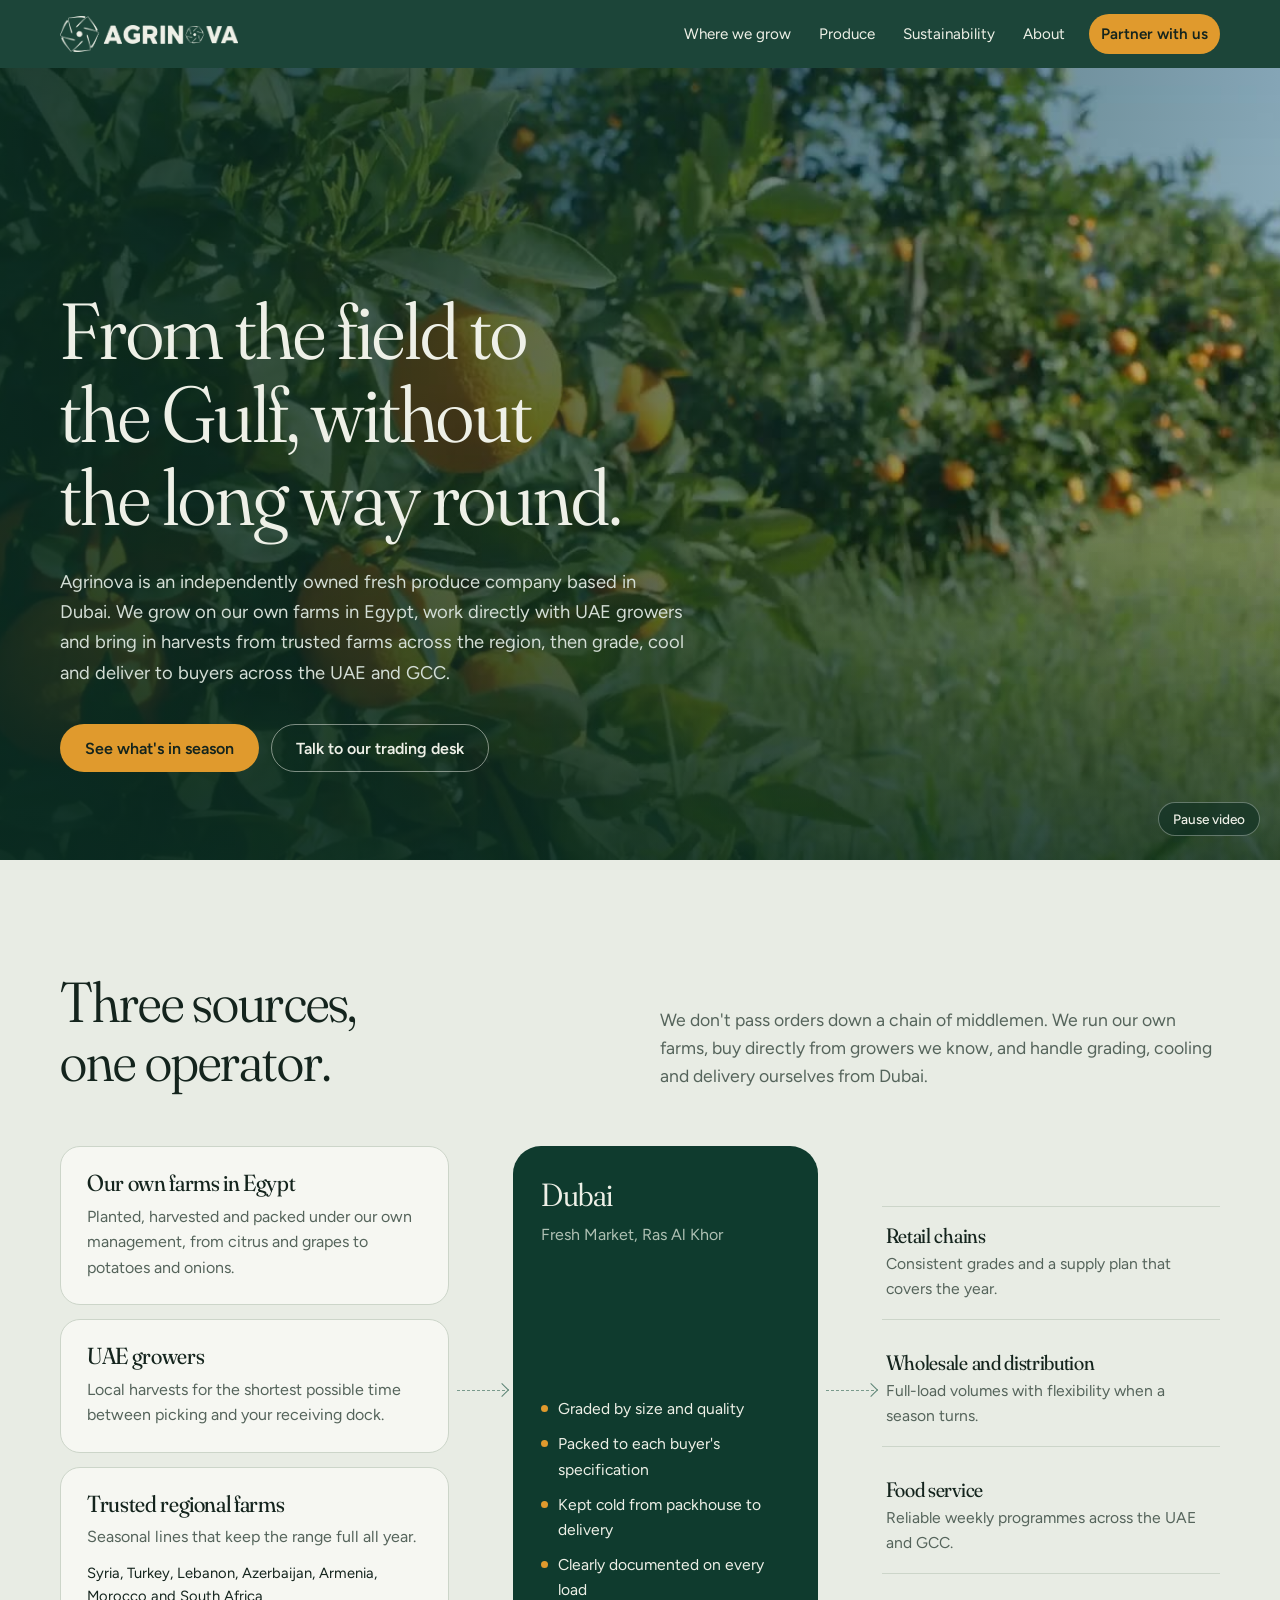
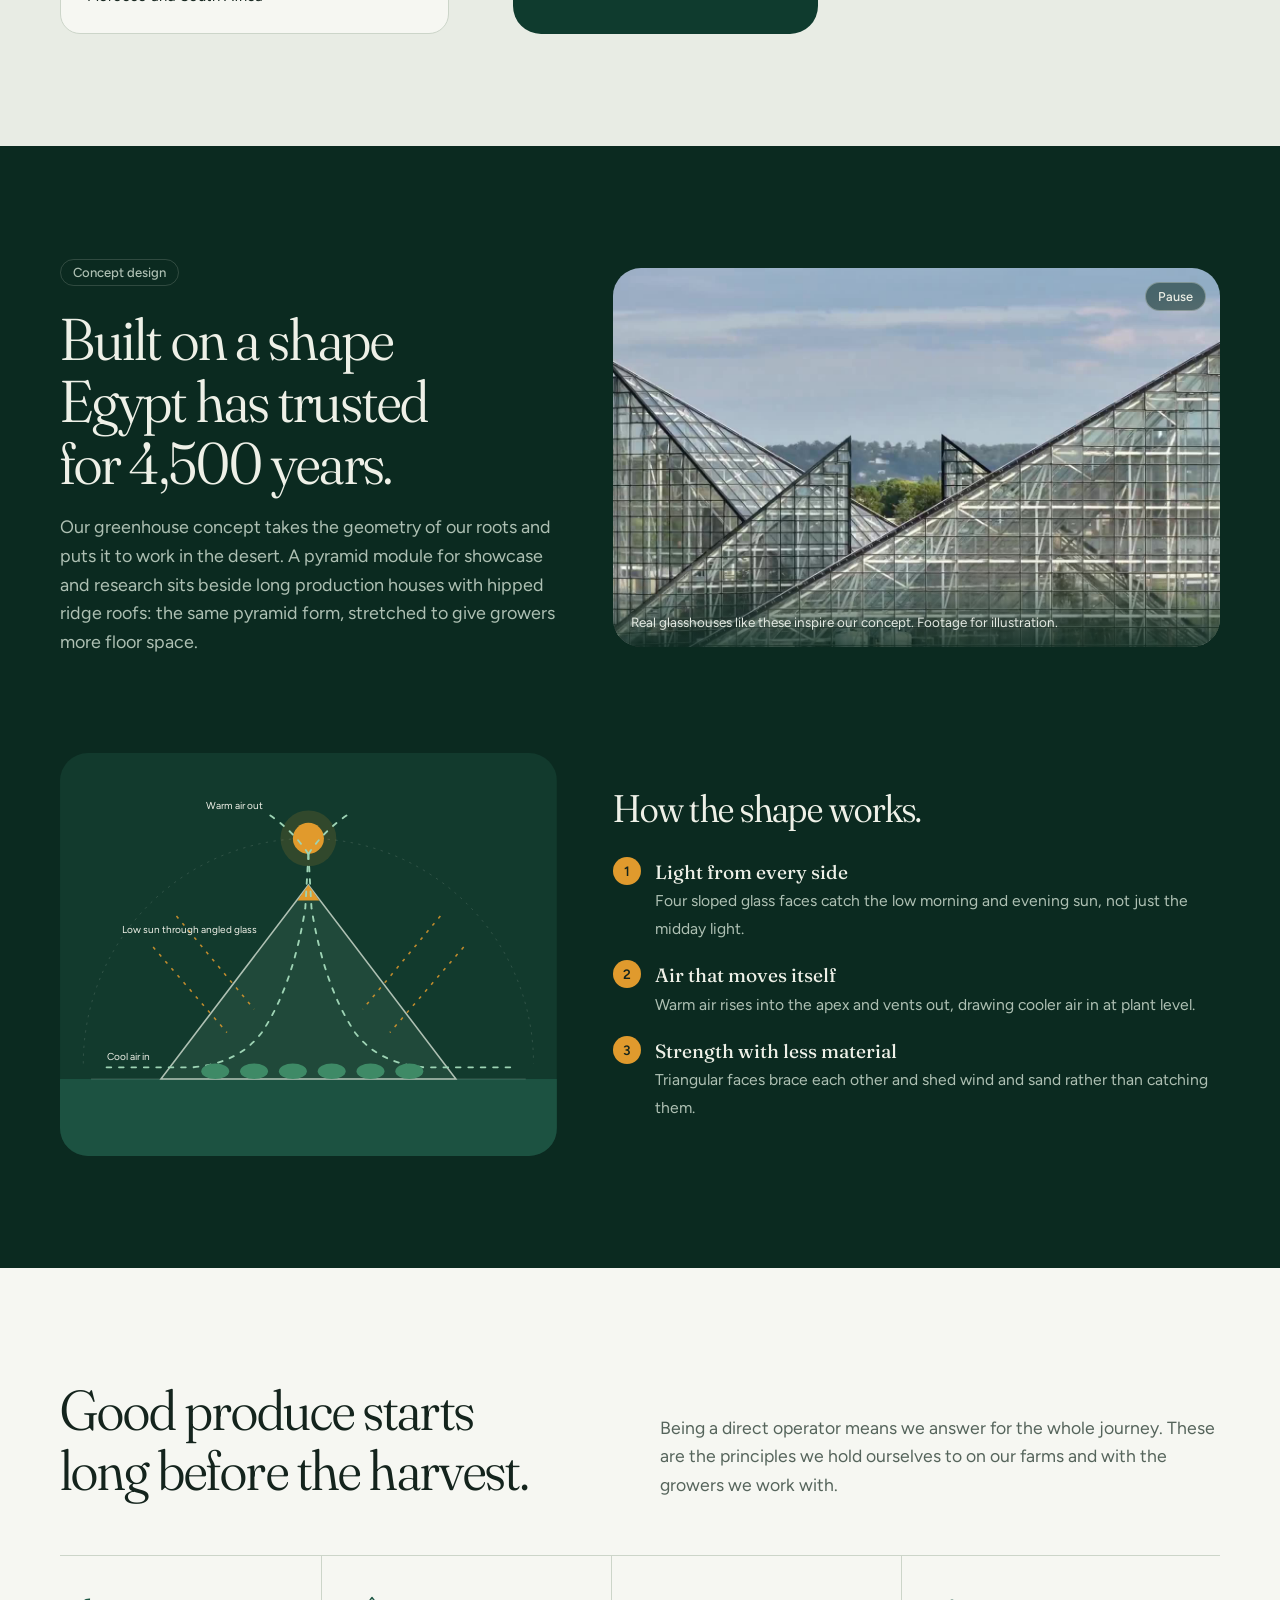
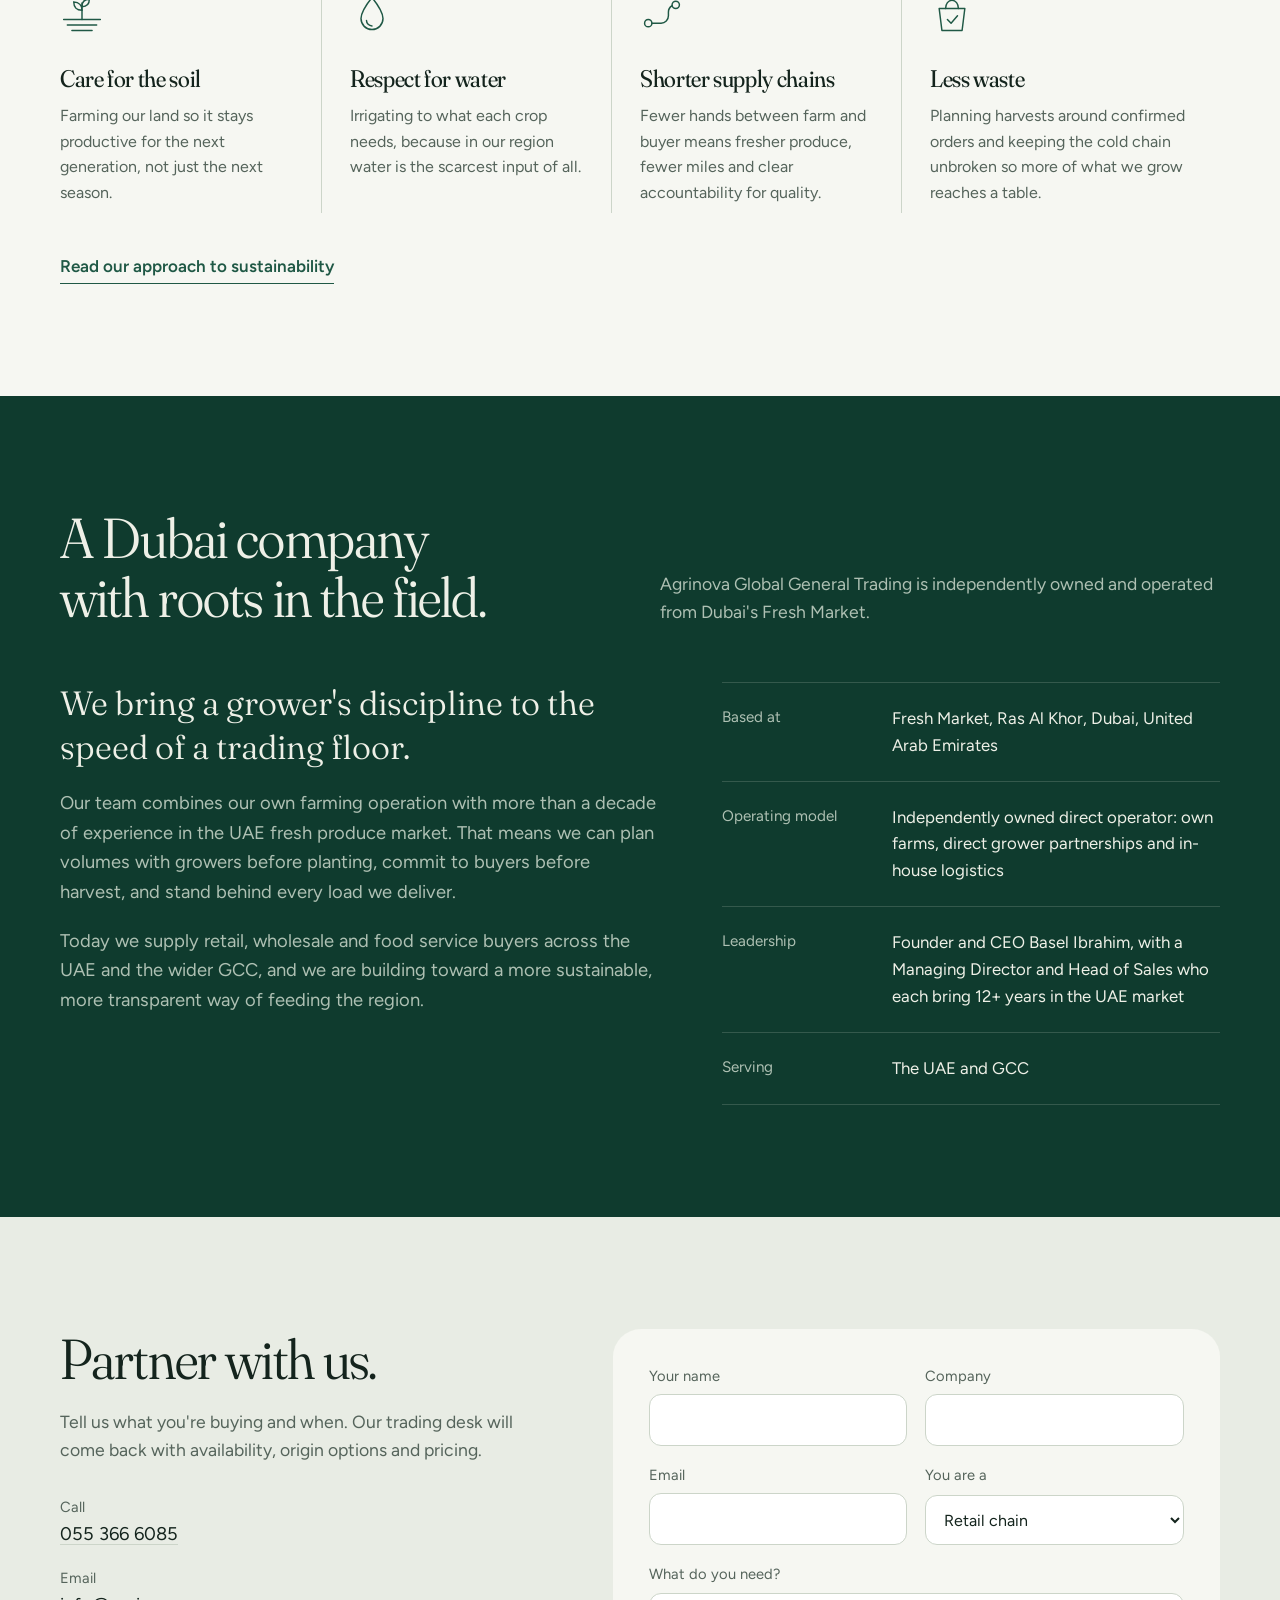
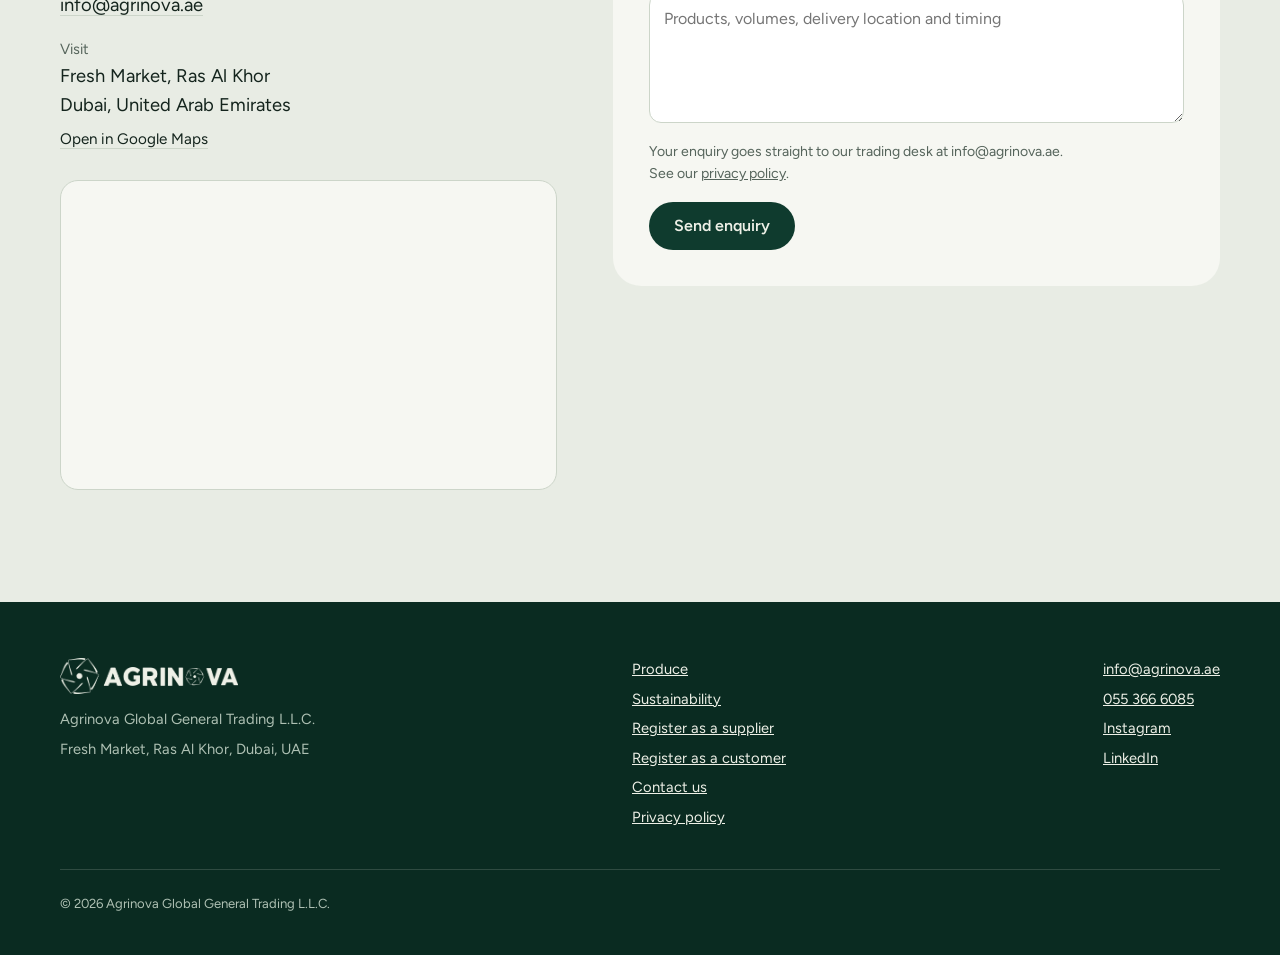
<file: index.html>
<!doctype html>
<html lang="en">
<head>
<meta charset="utf-8">
<meta name="viewport" content="width=device-width, initial-scale=1, viewport-fit=cover">
<title>Agrinova Global | Fresh produce, Dubai</title>
<meta name="description" content="Agrinova Global is an independently owned fresh produce company based in Dubai, growing on its own farms in Egypt, working directly with UAE growers and trusted regional farms, and supplying buyers across the UAE and GCC.">
<meta name="theme-color" content="#0F3B2E">
<link rel="canonical" href="https://www.agrinova.ae/">
<meta property="og:type" content="website">
<meta property="og:site_name" content="Agrinova Global">
<meta property="og:url" content="https://www.agrinova.ae/">
<meta property="og:title" content="Agrinova Global | Fresh produce, Dubai">
<meta property="og:description" content="Agrinova Global is an independently owned fresh produce company based in Dubai, growing on its own farms in Egypt, working directly with UAE growers and trusted regional farms, and supplying buyers across the UAE and GCC.">
<meta property="og:image" content="https://www.agrinova.ae/og-home.jpg">
<meta property="og:image:width" content="1200">
<meta property="og:image:height" content="630">
<meta name="twitter:card" content="summary_large_image">
<link rel="icon" type="image/svg+xml" href="favicon.svg">
<link rel="preconnect" href="https://fonts.googleapis.com">
<link rel="preconnect" href="https://fonts.gstatic.com" crossorigin>
<link rel="stylesheet" href="https://fonts.googleapis.com/css2?family=Fraunces:opsz,wght,SOFT@9..144,300..600,50&family=Figtree:wght@400;500;600&family=IBM+Plex+Sans+Arabic:wght@400;500&display=swap">
<link rel="stylesheet" href="styles.css?v=202611020254">
</head>
<body>
<a class="skip" href="#main">Skip to content</a>
<header class="top">
  <div class="wrap">
    <a class="mark" href="index.html" aria-label="Agrinova Global, home"><img src="logo-light.png" alt="Agrinova" width="178" height="36"></a>
    <button class="menu-btn" aria-expanded="false" aria-controls="nav">Menu</button>
    <nav class="nav" id="nav" aria-label="Main">
      <a href="index.html#origins">Where we grow</a>
      <a href="produce.html">Produce</a>
      <a href="sustainability.html">Sustainability</a>
      <a href="index.html#about">About</a>
      <a class="cta" href="register.html">Partner with us</a>
    </nav>
  </div>
</header>

<main id="main">
<section class="hero" id="top">
  <video class="hero-video" autoplay muted loop playsinline preload="metadata" poster="hero-poster.jpg" aria-hidden="true">
    <source src="hero.mp4" type="video/mp4">
  </video>
  <div class="hero-shade" aria-hidden="true"></div>
  <div class="wrap">
    <div class="hero-copy">
      <h1>From the field to the Gulf, without the long way round.</h1>
      <p class="lead">Agrinova is an independently owned fresh produce company based in Dubai. We grow on our own farms in Egypt, work directly with UAE growers and bring in harvests from trusted farms across the region, then grade, cool and deliver to buyers across the UAE and GCC.</p>
      <div class="actions">
        <a class="btn solid" href="produce.html">See what's in season</a>
        <a class="btn ghost" href="#partner">Talk to our trading desk</a>
      </div>
    </div>
  </div>
  <button class="vid-toggle" type="button" aria-pressed="false">Pause video</button>
</section>

<section class="sec" id="origins">
  <div class="wrap">
    <div class="sec-head">
      <h2>Three sources, one operator.</h2>
      <p>We don't pass orders down a chain of middlemen. We run our own farms, buy directly from growers we know, and handle grading, cooling and delivery ourselves from Dubai.</p>
    </div>
    <div class="flow">
      <div class="origins">
        <article class="origin">
          <h3>Our own farms in Egypt</h3>
          <p>Planted, harvested and packed under our own management, from citrus and grapes to potatoes and onions.</p>
        </article>
        <article class="origin">
          <h3>UAE growers</h3>
          <p>Local harvests for the shortest possible time between picking and your receiving dock.</p>
        </article>
        <article class="origin">
          <h3>Trusted regional farms</h3>
          <p>Seasonal lines that keep the range full all year.</p>
          <p class="where">Syria, Turkey, Lebanon, Azerbaijan, Armenia, Morocco and South Africa</p>
        </article>
      </div>
      <div class="link" aria-hidden="true"></div>
      <div class="hub">
        <div>
          <h3>Dubai</h3>
          <p style="margin-top:10px">Fresh Market, Ras Al Khor</p>
        </div>
        <ul>
          <li>Graded by size and quality</li>
          <li>Packed to each buyer's specification</li>
          <li>Kept cold from packhouse to delivery</li>
          <li>Clearly documented on every load</li>
        </ul>
      </div>
      <div class="link" aria-hidden="true"></div>
      <div class="buyers">
        <div class="buyer"><h3>Retail chains</h3><p>Consistent grades and a supply plan that covers the year.</p></div>
        <div class="buyer"><h3>Wholesale and distribution</h3><p>Full-load volumes with flexibility when a season turns.</p></div>
        <div class="buyer"><h3>Food service</h3><p>Reliable weekly programmes across the UAE and GCC.</p></div>
      </div>
    </div>
  </div>
</section>

<section class="sec pyr" id="pyramid">
  <div class="wrap">
    <div class="pyr-grid">
      <div class="pyr-copy">
        <span class="concept-tag">Concept design</span>
        <h2>Built on a shape Egypt has trusted for 4,500 years.</h2>
        <p>Our greenhouse concept takes the geometry of our roots and puts it to work in the desert. A pyramid module for showcase and research sits beside long production houses with hipped ridge roofs: the same pyramid form, stretched to give growers more floor space.</p>
      </div>
      <figure class="gh-film">
        <video autoplay muted loop playsinline preload="metadata" poster="greenhouse-poster.jpg" aria-label="Footage of real glass greenhouses: an angled glass glasshouse, aerial views of ridge-roof greenhouses and a greenhouse interior with crop rows">
          <source src="greenhouse.mp4" type="video/mp4">
        </video>
        <button class="gh-toggle" type="button" aria-pressed="false">Pause</button>
        <figcaption>Real glasshouses like these inspire our concept. Footage for illustration.</figcaption>
      </figure>
    </div>
    <div class="pyr-grid flip">
      <div class="pyr-copy">
        <h3 class="sub">How the shape works.</h3>
        <ul class="pyr-points">
          <li><i>1</i><div><b>Light from every side</b><span>Four sloped glass faces catch the low morning and evening sun, not just the midday light.</span></div></li>
          <li><i>2</i><div><b>Air that moves itself</b><span>Warm air rises into the apex and vents out, drawing cooler air in at plant level.</span></div></li>
          <li><i>3</i><div><b>Strength with less material</b><span>Triangular faces brace each other and shed wind and sand rather than catching them.</span></div></li>
        </ul>
      </div>
      <svg viewBox="0 0 640 520" role="img" aria-label="Animated cross-section of a pyramid greenhouse showing sunlight and airflow">
      <rect width="640" height="520" rx="28" fill="#123A2D"/>
      <!-- sun on arc -->
      <path d="M30 400 A290 290 0 0 1 610 400" fill="none" stroke="rgba(238,240,231,.18)" stroke-dasharray="3 7"/>
      <g class="sunmove"><circle cx="320" cy="110" r="20" fill="#E09A2D"/><circle cx="320" cy="110" r="36" fill="#E09A2D" opacity=".15"/></g>
      <!-- ground -->
      <rect x="0" y="420" width="640" height="100" fill="#1C5241"/>
      <line x1="40" y1="420" x2="600" y2="420" stroke="rgba(238,240,231,.25)"/>
      <!-- pyramid section -->
      <polygon points="320,170 130,420 510,420" fill="rgba(157,200,174,.10)" stroke="#AEC0B3" stroke-width="2"/>
      <polygon points="320,170 306,190 334,190" fill="#E09A2D"/>
      <!-- light rays -->
      <g stroke="#E09A2D" stroke-width="2" opacity=".85">
        <line class="ray" x1="150" y1="210" x2="250" y2="330"/><line class="ray" x1="120" y1="250" x2="215" y2="360"/>
        <line class="ray" x1="490" y1="210" x2="390" y2="330"/><line class="ray" x1="520" y1="250" x2="425" y2="360"/>
      </g>
      <!-- airflow: in low, up, out apex -->
      <g fill="none" stroke="#9DD3B4" stroke-width="2.4" stroke-linecap="round">
        <path class="flow-dash" d="M60 405 H170 Q230 400 260 360 Q300 300 316 200 L320 130"/>
        <path class="flow-dash" d="M580 405 H470 Q410 400 380 360 Q340 300 324 200 L320 130"/>
        <path class="flow-dash" d="M320 130 Q300 100 270 80"/><path class="flow-dash" d="M320 130 Q340 100 370 80"/>
      </g>
      <!-- crops -->
      <g fill="#3E8A66">
        <ellipse cx="200" cy="410" rx="18" ry="10"/><ellipse cx="250" cy="410" rx="18" ry="10"/><ellipse cx="300" cy="410" rx="18" ry="10"/>
        <ellipse cx="350" cy="410" rx="18" ry="10"/><ellipse cx="400" cy="410" rx="18" ry="10"/><ellipse cx="450" cy="410" rx="18" ry="10"/>
      </g>
      <g font-family="Figtree,system-ui,sans-serif" font-size="13" fill="#EEF0E7">
        <text x="262" y="72" text-anchor="end">Warm air out</text>
        <text x="60" y="395">Cool air in</text>
        <text x="80" y="232">Low sun through angled glass</text>
      </g>
    </svg>
    </div>
  </div>
</section>


<section class="sec approach" id="approach">
  <div class="wrap">
    <div class="sec-head">
      <h2>Good produce starts long before the harvest.</h2>
      <p>Being a direct operator means we answer for the whole journey. These are the principles we hold ourselves to on our farms and with the growers we work with.</p>
    </div>
    <div class="principles">
      <article class="principle">
        <svg viewBox="0 0 48 48" fill="none" stroke="currentColor" stroke-width="1.6" stroke-linecap="round" aria-hidden="true"><path d="M4 30h40M8 36h32M13 42h22"/><path d="M24 30V12"/><path d="M24 20c-6 0-9-4-9-9 6 0 9 4 9 9zM24 16c5 0 8-3 8-8-5 0-8 3-8 8z"/></svg>
        <h3>Care for the soil</h3>
        <p>Farming our land so it stays productive for the next generation, not just the next season.</p>
      </article>
      <article class="principle">
        <svg viewBox="0 0 48 48" fill="none" stroke="currentColor" stroke-width="1.6" stroke-linecap="round" stroke-linejoin="round" aria-hidden="true"><path d="M24 6c-8 10-12 17-12 23a12 12 0 0 0 24 0c0-6-4-13-12-23z"/><path d="M18 31a6 6 0 0 0 6 6"/></svg>
        <h3>Respect for water</h3>
        <p>Irrigating to what each crop needs, because in our region water is the scarcest input of all.</p>
      </article>
      <article class="principle">
        <svg viewBox="0 0 48 48" fill="none" stroke="currentColor" stroke-width="1.6" stroke-linecap="round" stroke-linejoin="round" aria-hidden="true"><circle cx="9" cy="34" r="4"/><circle cx="39" cy="14" r="4"/><path d="M13 34h10a8 8 0 0 0 8-8v-4a8 8 0 0 1 4-7"/></svg>
        <h3>Shorter supply chains</h3>
        <p>Fewer hands between farm and buyer means fresher produce, fewer miles and clear accountability for quality.</p>
      </article>
      <article class="principle">
        <svg viewBox="0 0 48 48" fill="none" stroke="currentColor" stroke-width="1.6" stroke-linecap="round" stroke-linejoin="round" aria-hidden="true"><path d="M10 18h28l-3 24H13z"/><path d="M17 18c0-5 3-9 7-9s7 4 7 9"/><path d="M19 30l4 4 7-8"/></svg>
        <h3>Less waste</h3>
        <p>Planning harvests around confirmed orders and keeping the cold chain unbroken so more of what we grow reaches a table.</p>
      </article>
    </div>
    <a class="link-arrow" href="sustainability.html">Read our approach to sustainability</a>
  </div>
</section>

<section class="sec about" id="about">
  <div class="wrap">
    <div class="sec-head">
      <h2>A Dubai company with roots in the field.</h2>
      <p>Agrinova Global General Trading is independently owned and operated from Dubai's Fresh Market.</p>
    </div>
    <div class="about-grid">
      <div class="about-copy">
        <p class="big">We bring a grower's discipline to the speed of a trading floor.</p>
        <p>Our team combines our own farming operation with more than a decade of experience in the UAE fresh produce market. That means we can plan volumes with growers before planting, commit to buyers before harvest, and stand behind every load we deliver.</p>
        <p>Today we supply retail, wholesale and food service buyers across the UAE and the wider GCC, and we are building toward a more sustainable, more transparent way of feeding the region.</p>
      </div>
      <ul class="facts">
        <li><span class="k">Based at</span><span class="v">Fresh Market, Ras Al Khor, Dubai, United Arab Emirates</span></li>
        <li><span class="k">Operating model</span><span class="v">Independently owned direct operator: own farms, direct grower partnerships and in-house logistics</span></li>
        <li><span class="k">Leadership</span><span class="v">Founder and CEO Basel Ibrahim, with a Managing Director and Head of Sales who each bring 12+ years in the UAE market</span></li>
        <li><span class="k">Serving</span><span class="v">The UAE and GCC</span></li>
      </ul>
    </div>
  </div>
</section>

<section class="sec" id="partner">
  <div class="wrap partner-grid">
    <div>
      <h2 style="font-size:clamp(2.1rem,4.4vw,3.6rem);font-weight:340">Partner with us.</h2>
      <p style="color:var(--muted);font-size:1.1rem;margin-top:20px;max-width:30em">Tell us what you're buying and when. Our trading desk will come back with availability, origin options and pricing.</p>
      <ul class="contact-list">
        <li><div class="k">Call</div><a href="tel:+971553666085">055 366 6085</a></li>
        <li><div class="k">Email</div><a href="mailto:info@agrinova.ae">info@agrinova.ae</a></li>
        <li><div class="k">Visit</div><span style="font-size:1.15rem">Fresh Market, Ras Al Khor<br>Dubai, United Arab Emirates</span><br><a class="map-link" href="https://www.google.com/maps/search/?api=1&query=Dubai+Fruit+and+Vegetable+Market%2C+Al+Aweer%2C+Ras+Al+Khor%2C+Dubai" target="_blank" rel="noopener">Open in Google Maps</a></li>
      </ul>
      <div class="map-box"><iframe src="https://maps.google.com/maps?q=Dubai%20Fruit%20and%20Vegetable%20Market%2C%20Al%20Aweer%2C%20Ras%20Al%20Khor%2C%20Dubai&z=14&output=embed" title="Map showing Agrinova at the Fresh Market, Ras Al Khor, Dubai" loading="lazy" referrerpolicy="no-referrer-when-downgrade"></iframe></div>
    </div>
    <form id="enquiry" novalidate>
      <label>Your name<input name="name" autocomplete="name" required></label>
      <label>Company<input name="company" autocomplete="organization"></label>
      <label>Email<input name="email" type="email" autocomplete="email" required></label>
      <label>You are a
        <select name="type">
          <option>Retail chain</option>
          <option>Wholesaler or distributor</option>
          <option>Food service</option>
          <option>Grower or supplier</option>
          <option>Investor</option>
          <option>Other</option>
        </select>
      </label>
      <input type="checkbox" name="botcheck" class="hp" tabindex="-1" autocomplete="off" aria-hidden="true">
      <label class="full">What do you need?<textarea name="message" placeholder="Products, volumes, delivery location and timing" required></textarea></label>
      <div class="full foot">
        <p class="hint">Your enquiry goes straight to our trading desk at info@agrinova.ae. See our <a href="privacy.html">privacy policy</a>.</p>
        <button class="btn dark" type="submit">Send enquiry</button>
      </div>
      <p class="full err" id="formErr" hidden></p>
    </form>
  </div>
</section>
</main>

<footer>
  <div class="wrap">
    <div class="row">
      <div>
        <a class="mark" href="index.html"><img src="logo-light.png" alt="Agrinova" width="158" height="32"></a>
        <p style="margin-top:14px">Agrinova Global General Trading L.L.C.</p>
        <p>Fresh Market, Ras Al Khor, Dubai, UAE</p>
      </div>
      <div>
        <p><a href="produce.html">Produce</a></p>
        <p><a href="sustainability.html">Sustainability</a></p>
        <p><a href="register.html#supplier">Register as a supplier</a></p>
        <p><a href="register.html#customer">Register as a customer</a></p>
        <p><a href="index.html#partner">Contact us</a></p>
        <p><a href="privacy.html">Privacy policy</a></p>
      </div>
      <div>
        <p><a href="mailto:info@agrinova.ae">info@agrinova.ae</a></p>
        <p><a href="tel:+971553666085">055 366 6085</a></p>
        <p><a href="https://www.instagram.com/agrinova.ae/" target="_blank" rel="noopener">Instagram</a></p>
        <p><a href="https://www.linkedin.com/company/agrinova-uae/" target="_blank" rel="noopener">LinkedIn</a></p>
      </div>
    </div>
    <p class="fine">© <span id="yr"></span> Agrinova Global General Trading L.L.C.</p>
  </div>
</footer>
<script src="site.js?v=202611020254"></script>
</body>
</html>
</file>
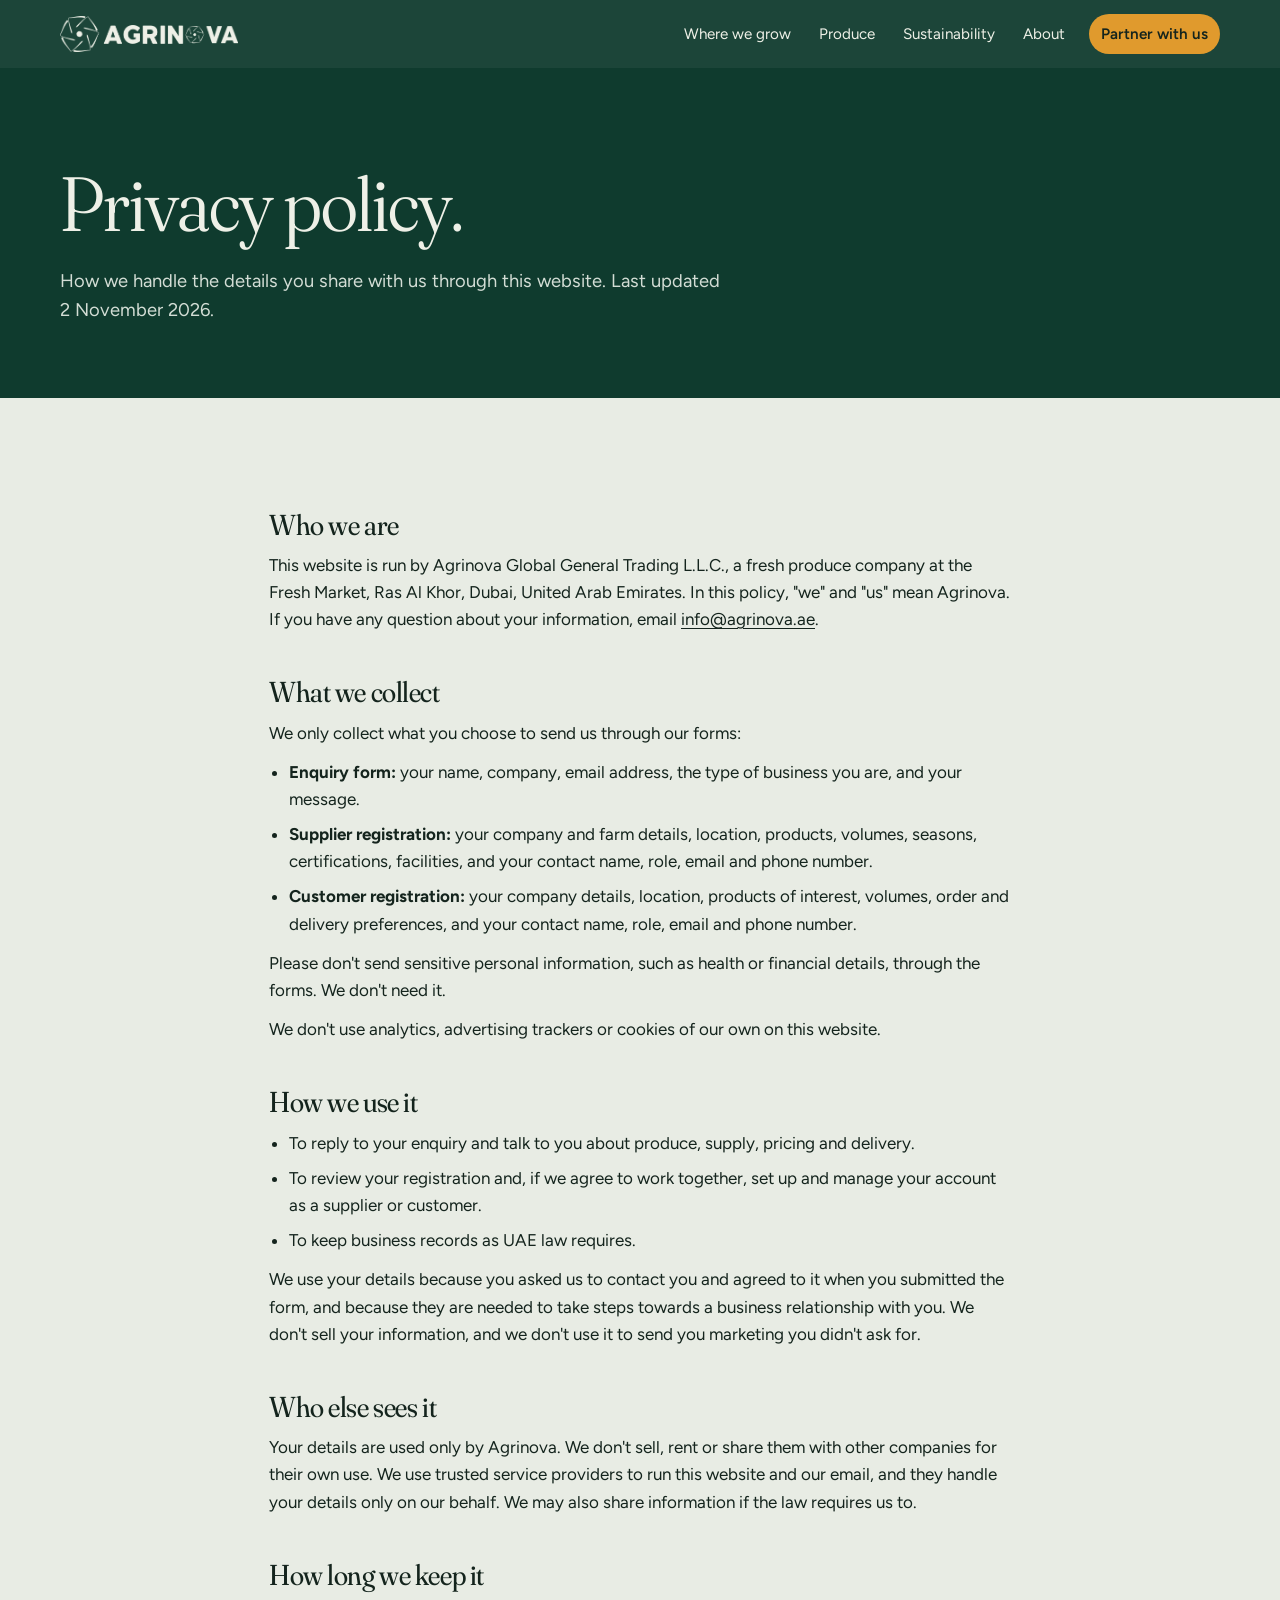
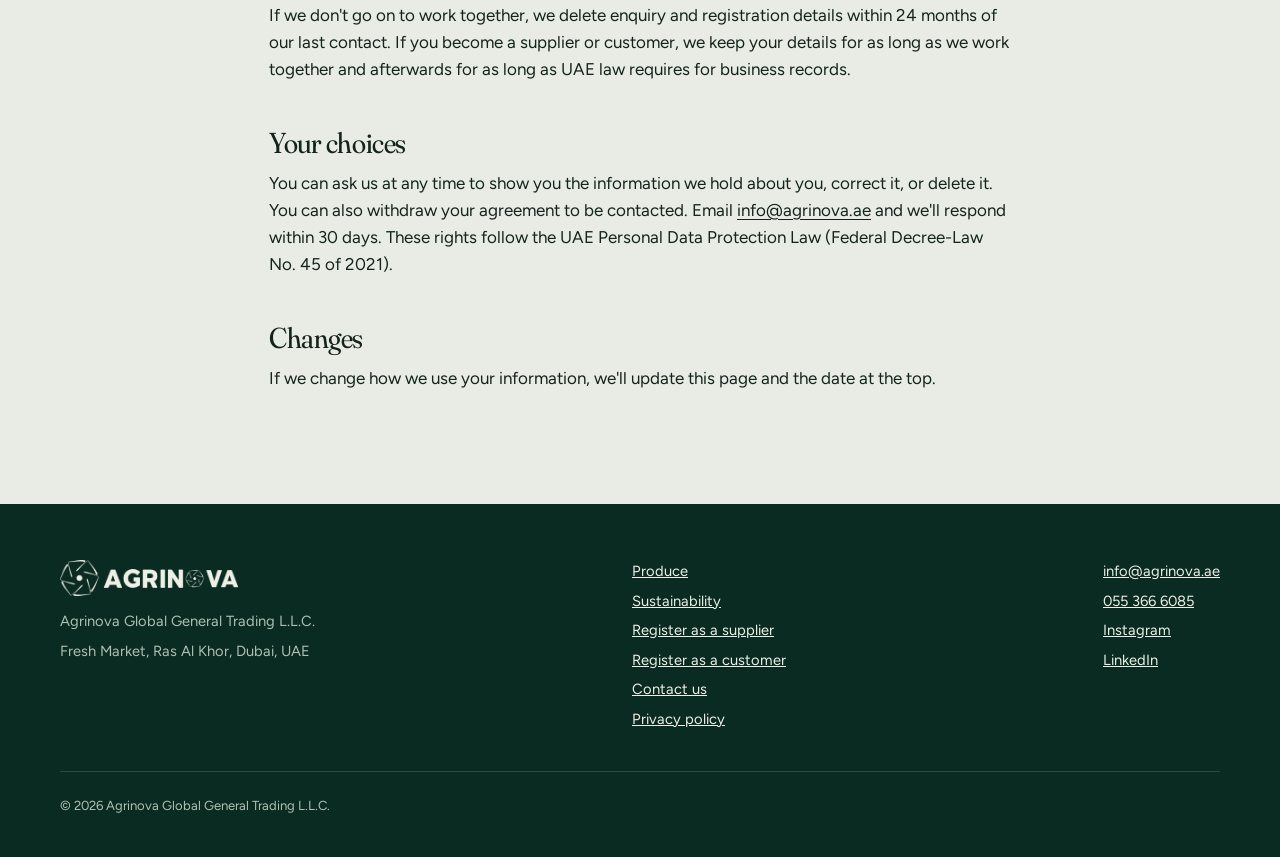
<file: privacy.html>
<!doctype html>
<html lang="en">
<head>
<meta charset="utf-8">
<meta name="viewport" content="width=device-width, initial-scale=1, viewport-fit=cover">
<title>Privacy policy | Agrinova Global</title>
<meta name="description" content="How Agrinova Global collects, uses and protects the details you share through this website.">
<meta name="theme-color" content="#0F3B2E">
<link rel="canonical" href="https://www.agrinova.ae/privacy.html">
<meta property="og:type" content="website">
<meta property="og:site_name" content="Agrinova Global">
<meta property="og:url" content="https://www.agrinova.ae/privacy.html">
<meta property="og:title" content="Privacy policy | Agrinova Global">
<meta property="og:description" content="How Agrinova Global collects, uses and protects the details you share through this website.">
<meta property="og:image" content="https://www.agrinova.ae/og-home.jpg">
<meta property="og:image:width" content="1200">
<meta property="og:image:height" content="630">
<meta name="twitter:card" content="summary_large_image">
<link rel="icon" type="image/svg+xml" href="favicon.svg">
<link rel="preconnect" href="https://fonts.googleapis.com">
<link rel="preconnect" href="https://fonts.gstatic.com" crossorigin>
<link rel="stylesheet" href="https://fonts.googleapis.com/css2?family=Fraunces:opsz,wght,SOFT@9..144,300..600,50&family=Figtree:wght@400;500;600&family=IBM+Plex+Sans+Arabic:wght@400;500&display=swap">
<link rel="stylesheet" href="styles.css?v=202611020254">
</head>
<body>
<a class="skip" href="#main">Skip to content</a>
<header class="top">
  <div class="wrap">
    <a class="mark" href="index.html" aria-label="Agrinova Global, home"><img src="logo-light.png" alt="Agrinova" width="178" height="36"></a>
    <button class="menu-btn" aria-expanded="false" aria-controls="nav">Menu</button>
    <nav class="nav" id="nav" aria-label="Main">
      <a href="index.html#origins">Where we grow</a>
      <a href="produce.html">Produce</a>
      <a href="sustainability.html">Sustainability</a>
      <a href="index.html#about">About</a>
      <a class="cta" href="register.html">Partner with us</a>
    </nav>
  </div>
</header>

<main id="main">
<section class="page-head">
  <div class="wrap">
    <h1>Privacy policy.</h1>
    <p>How we handle the details you share with us through this website. Last updated 2 November 2026.</p>
  </div>
</section>

<section class="sec">
  <div class="wrap legal">
    <h2>Who we are</h2>
    <p>This website is run by Agrinova Global General Trading L.L.C., a fresh produce company at the Fresh Market, Ras Al Khor, Dubai, United Arab Emirates. In this policy, "we" and "us" mean Agrinova. If you have any question about your information, email <a href="mailto:info@agrinova.ae">info@agrinova.ae</a>.</p>

    <h2>What we collect</h2>
    <p>We only collect what you choose to send us through our forms:</p>
    <ul>
      <li><b>Enquiry form:</b> your name, company, email address, the type of business you are, and your message.</li>
      <li><b>Supplier registration:</b> your company and farm details, location, products, volumes, seasons, certifications, facilities, and your contact name, role, email and phone number.</li>
      <li><b>Customer registration:</b> your company details, location, products of interest, volumes, order and delivery preferences, and your contact name, role, email and phone number.</li>
    </ul>
    <p>Please don't send sensitive personal information, such as health or financial details, through the forms. We don't need it.</p>
    <p>We don't use analytics, advertising trackers or cookies of our own on this website.</p>

    <h2>How we use it</h2>
    <ul>
      <li>To reply to your enquiry and talk to you about produce, supply, pricing and delivery.</li>
      <li>To review your registration and, if we agree to work together, set up and manage your account as a supplier or customer.</li>
      <li>To keep business records as UAE law requires.</li>
    </ul>
    <p>We use your details because you asked us to contact you and agreed to it when you submitted the form, and because they are needed to take steps towards a business relationship with you. We don't sell your information, and we don't use it to send you marketing you didn't ask for.</p>

    <h2>Who else sees it</h2>
    <p>Your details are used only by Agrinova. We don't sell, rent or share them with other companies for their own use. We use trusted service providers to run this website and our email, and they handle your details only on our behalf. We may also share information if the law requires us to.</p>

    <h2>How long we keep it</h2>
    <p>If we don't go on to work together, we delete enquiry and registration details within 24 months of our last contact. If you become a supplier or customer, we keep your details for as long as we work together and afterwards for as long as UAE law requires for business records.</p>

    <h2>Your choices</h2>
    <p>You can ask us at any time to show you the information we hold about you, correct it, or delete it. You can also withdraw your agreement to be contacted. Email <a href="mailto:info@agrinova.ae">info@agrinova.ae</a> and we'll respond within 30 days. These rights follow the UAE Personal Data Protection Law (Federal Decree-Law No. 45 of 2021).</p>

    <h2>Changes</h2>
    <p>If we change how we use your information, we'll update this page and the date at the top.</p>
  </div>
</section>
</main>

<footer>
  <div class="wrap">
    <div class="row">
      <div>
        <a class="mark" href="index.html"><img src="logo-light.png" alt="Agrinova" width="158" height="32"></a>
        <p style="margin-top:14px">Agrinova Global General Trading L.L.C.</p>
        <p>Fresh Market, Ras Al Khor, Dubai, UAE</p>
      </div>
      <div>
        <p><a href="produce.html">Produce</a></p>
        <p><a href="sustainability.html">Sustainability</a></p>
        <p><a href="register.html#supplier">Register as a supplier</a></p>
        <p><a href="register.html#customer">Register as a customer</a></p>
        <p><a href="index.html#partner">Contact us</a></p>
        <p><a href="privacy.html">Privacy policy</a></p>
      </div>
      <div>
        <p><a href="mailto:info@agrinova.ae">info@agrinova.ae</a></p>
        <p><a href="tel:+971553666085">055 366 6085</a></p>
        <p><a href="https://www.instagram.com/agrinova.ae/" target="_blank" rel="noopener">Instagram</a></p>
        <p><a href="https://www.linkedin.com/company/agrinova-uae/" target="_blank" rel="noopener">LinkedIn</a></p>
      </div>
    </div>
    <p class="fine">© <span id="yr"></span> Agrinova Global General Trading L.L.C.</p>
  </div>
</footer>
<script src="site.js?v=202611020254"></script>
</body>
</html>
</file>
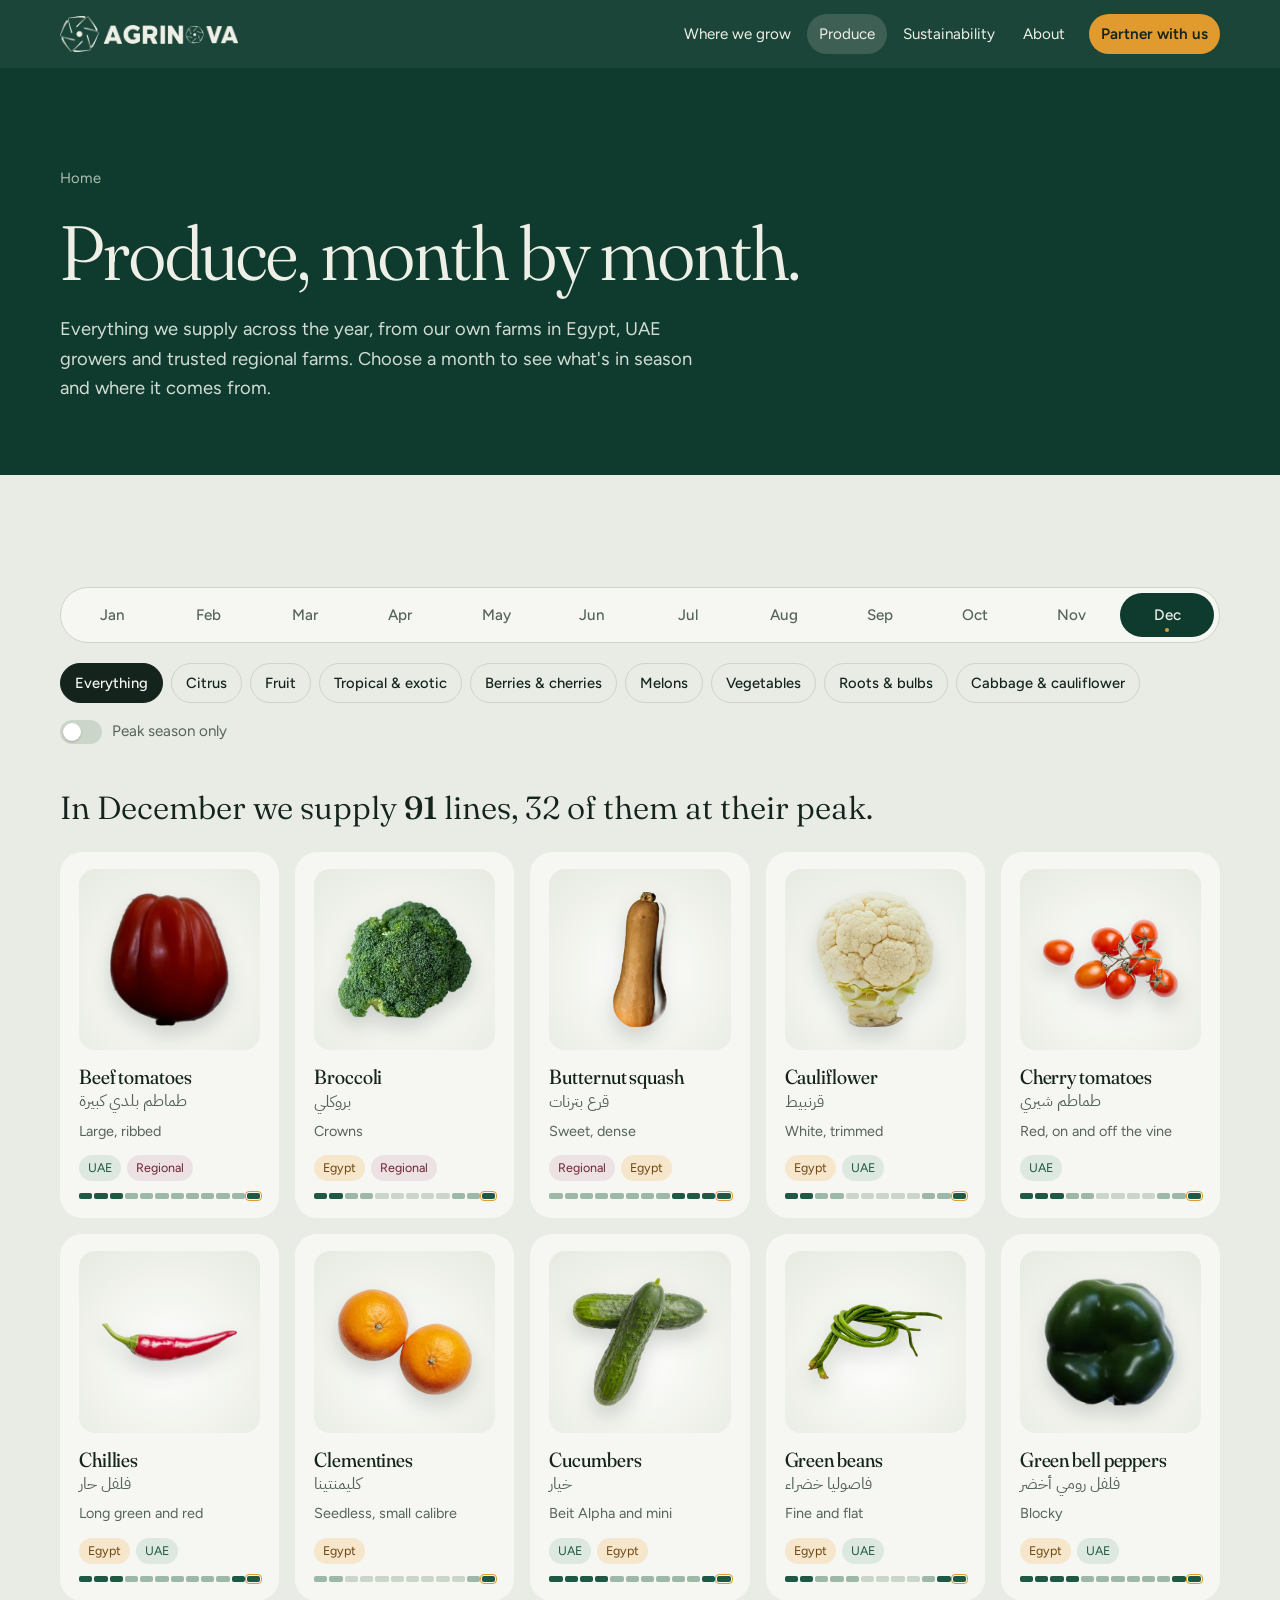
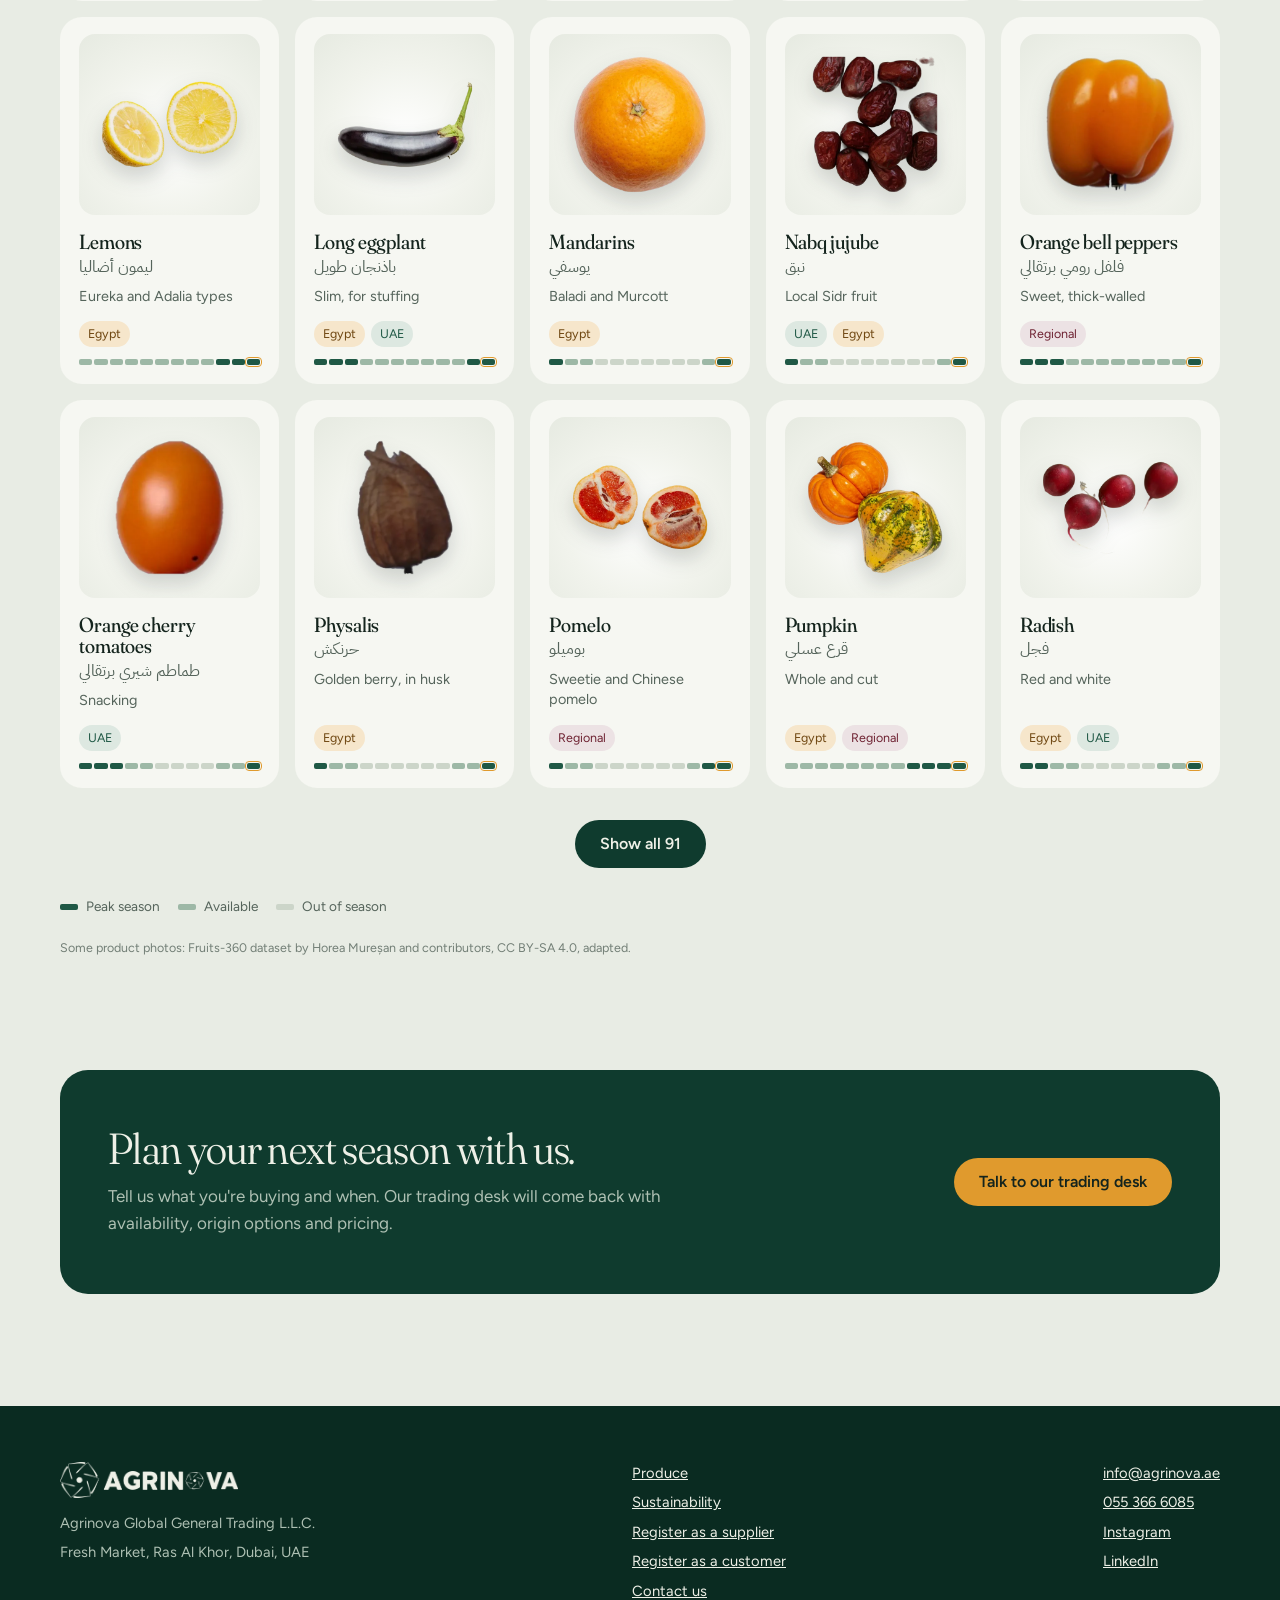
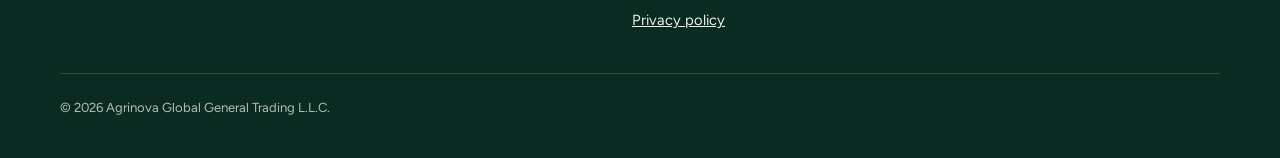
<file: produce.html>
<!doctype html>
<html lang="en">
<head>
<meta charset="utf-8">
<meta name="viewport" content="width=device-width, initial-scale=1, viewport-fit=cover">
<title>Produce calendar | Agrinova Global</title>
<meta name="description" content="Fresh fruit and vegetables supplied by Agrinova Global, month by month, with origins and peak seasons.">
<meta name="theme-color" content="#0F3B2E">
<link rel="canonical" href="https://www.agrinova.ae/produce.html">
<meta property="og:type" content="website">
<meta property="og:site_name" content="Agrinova Global">
<meta property="og:url" content="https://www.agrinova.ae/produce.html">
<meta property="og:title" content="Produce calendar | Agrinova Global">
<meta property="og:description" content="Fresh fruit and vegetables supplied by Agrinova Global, month by month, with origins and peak seasons.">
<meta property="og:image" content="https://www.agrinova.ae/og-produce.jpg">
<meta property="og:image:width" content="1200">
<meta property="og:image:height" content="630">
<meta name="twitter:card" content="summary_large_image">
<link rel="icon" type="image/svg+xml" href="favicon.svg">
<link rel="preconnect" href="https://fonts.googleapis.com">
<link rel="preconnect" href="https://fonts.gstatic.com" crossorigin>
<link rel="stylesheet" href="https://fonts.googleapis.com/css2?family=Fraunces:opsz,wght,SOFT@9..144,300..600,50&family=Figtree:wght@400;500;600&family=IBM+Plex+Sans+Arabic:wght@400;500&display=swap">
<link rel="stylesheet" href="styles.css?v=202611020254">
</head>
<body>
<a class="skip" href="#main">Skip to content</a>
<header class="top">
  <div class="wrap">
    <a class="mark" href="index.html" aria-label="Agrinova Global, home"><img src="logo-light.png" alt="Agrinova" width="178" height="36"></a>
    <button class="menu-btn" aria-expanded="false" aria-controls="nav">Menu</button>
    <nav class="nav" id="nav" aria-label="Main">
      <a href="index.html#origins">Where we grow</a>
      <a href="produce.html" aria-current="page">Produce</a>
      <a href="sustainability.html">Sustainability</a>
      <a href="index.html#about">About</a>
      <a class="cta" href="register.html">Partner with us</a>
    </nav>
  </div>
</header>

<main id="main">
<section class="page-head">
  <div class="wrap">
    <a class="crumb" href="index.html">Home</a>
    <h1>Produce, month by month.</h1>
    <p>Everything we supply across the year, from our own farms in Egypt, UAE growers and trusted regional farms. Choose a month to see what's in season and where it comes from.</p>
  </div>
</section>

<section class="sec" id="produce">
  <div class="wrap">
    <div class="months" role="group" aria-label="Month"></div>
    <div class="controls">
      <div class="chips" role="group" aria-label="Category"></div>
      <label class="toggle"><input type="checkbox" id="peakOnly"> Peak season only</label>
    </div>
    <p class="summary" aria-live="polite"></p>
    <div class="grid"></div>
    <div class="more"><button class="btn dark" id="moreBtn" hidden>Show all</button></div>
    <div class="legend">
      <span><i style="background:var(--forest-3)"></i>Peak season</span>
      <span><i style="background:#9DB8A6"></i>Available</span>
      <span><i style="background:var(--line)"></i>Out of season</span>
    </div>
    <p class="photo-note">Some product photos: Fruits-360 dataset by Horea Mureșan and contributors, CC BY-SA 4.0, adapted.</p>
  </div>
</section>

<section class="sec tight">
  <div class="wrap">
    <div class="cta-band">
      <div>
        <h2>Plan your next season with us.</h2>
        <p>Tell us what you're buying and when. Our trading desk will come back with availability, origin options and pricing.</p>
      </div>
      <a class="btn solid" href="index.html#partner">Talk to our trading desk</a>
    </div>
  </div>
</section>
</main>

<footer>
  <div class="wrap">
    <div class="row">
      <div>
        <a class="mark" href="index.html"><img src="logo-light.png" alt="Agrinova" width="158" height="32"></a>
        <p style="margin-top:14px">Agrinova Global General Trading L.L.C.</p>
        <p>Fresh Market, Ras Al Khor, Dubai, UAE</p>
      </div>
      <div>
        <p><a href="produce.html">Produce</a></p>
        <p><a href="sustainability.html">Sustainability</a></p>
        <p><a href="register.html#supplier">Register as a supplier</a></p>
        <p><a href="register.html#customer">Register as a customer</a></p>
        <p><a href="index.html#partner">Contact us</a></p>
        <p><a href="privacy.html">Privacy policy</a></p>
      </div>
      <div>
        <p><a href="mailto:info@agrinova.ae">info@agrinova.ae</a></p>
        <p><a href="tel:+971553666085">055 366 6085</a></p>
        <p><a href="https://www.instagram.com/agrinova.ae/" target="_blank" rel="noopener">Instagram</a></p>
        <p><a href="https://www.linkedin.com/company/agrinova-uae/" target="_blank" rel="noopener">LinkedIn</a></p>
      </div>
    </div>
    <p class="fine">© <span id="yr"></span> Agrinova Global General Trading L.L.C.</p>
  </div>
</footer>
<script src="data.js?v=202611020254"></script>
<script src="site.js?v=202611020254"></script>
<script src="produce.js?v=202611020254"></script>
</body>
</html>
</file>
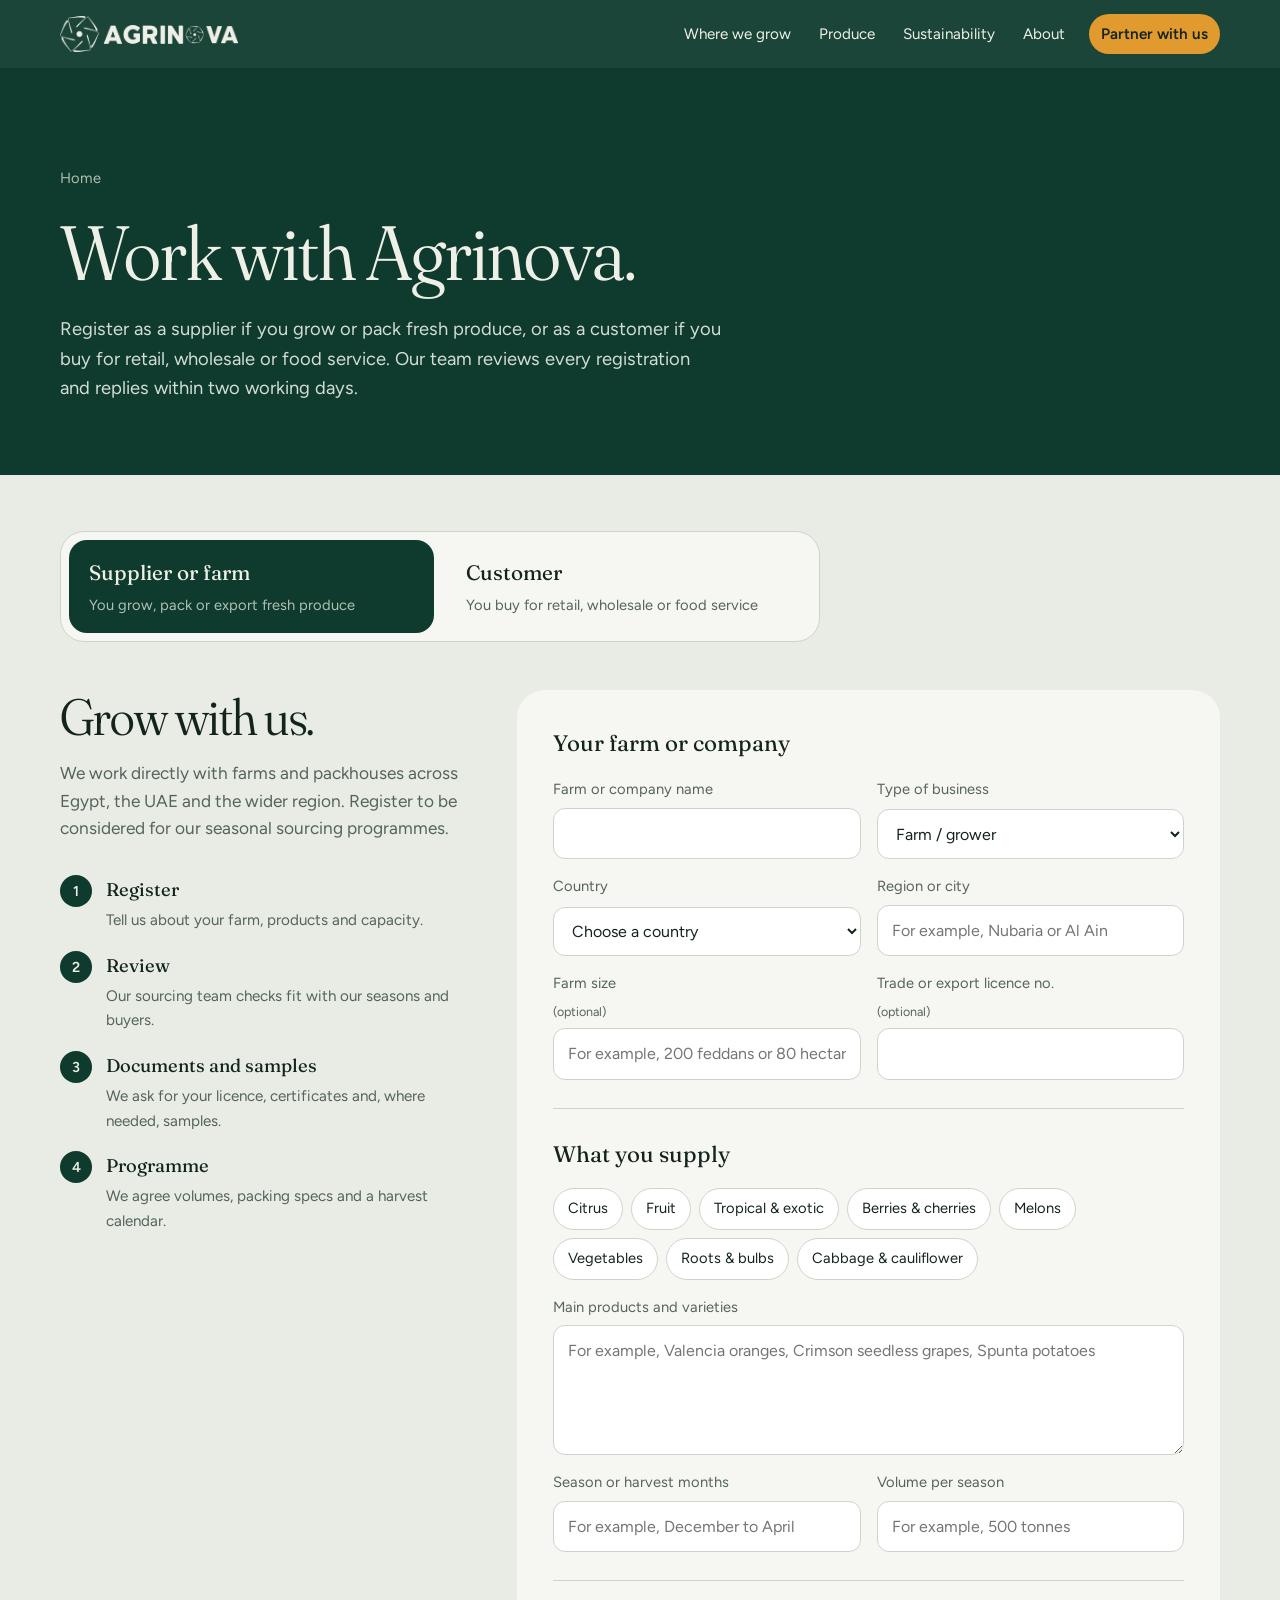
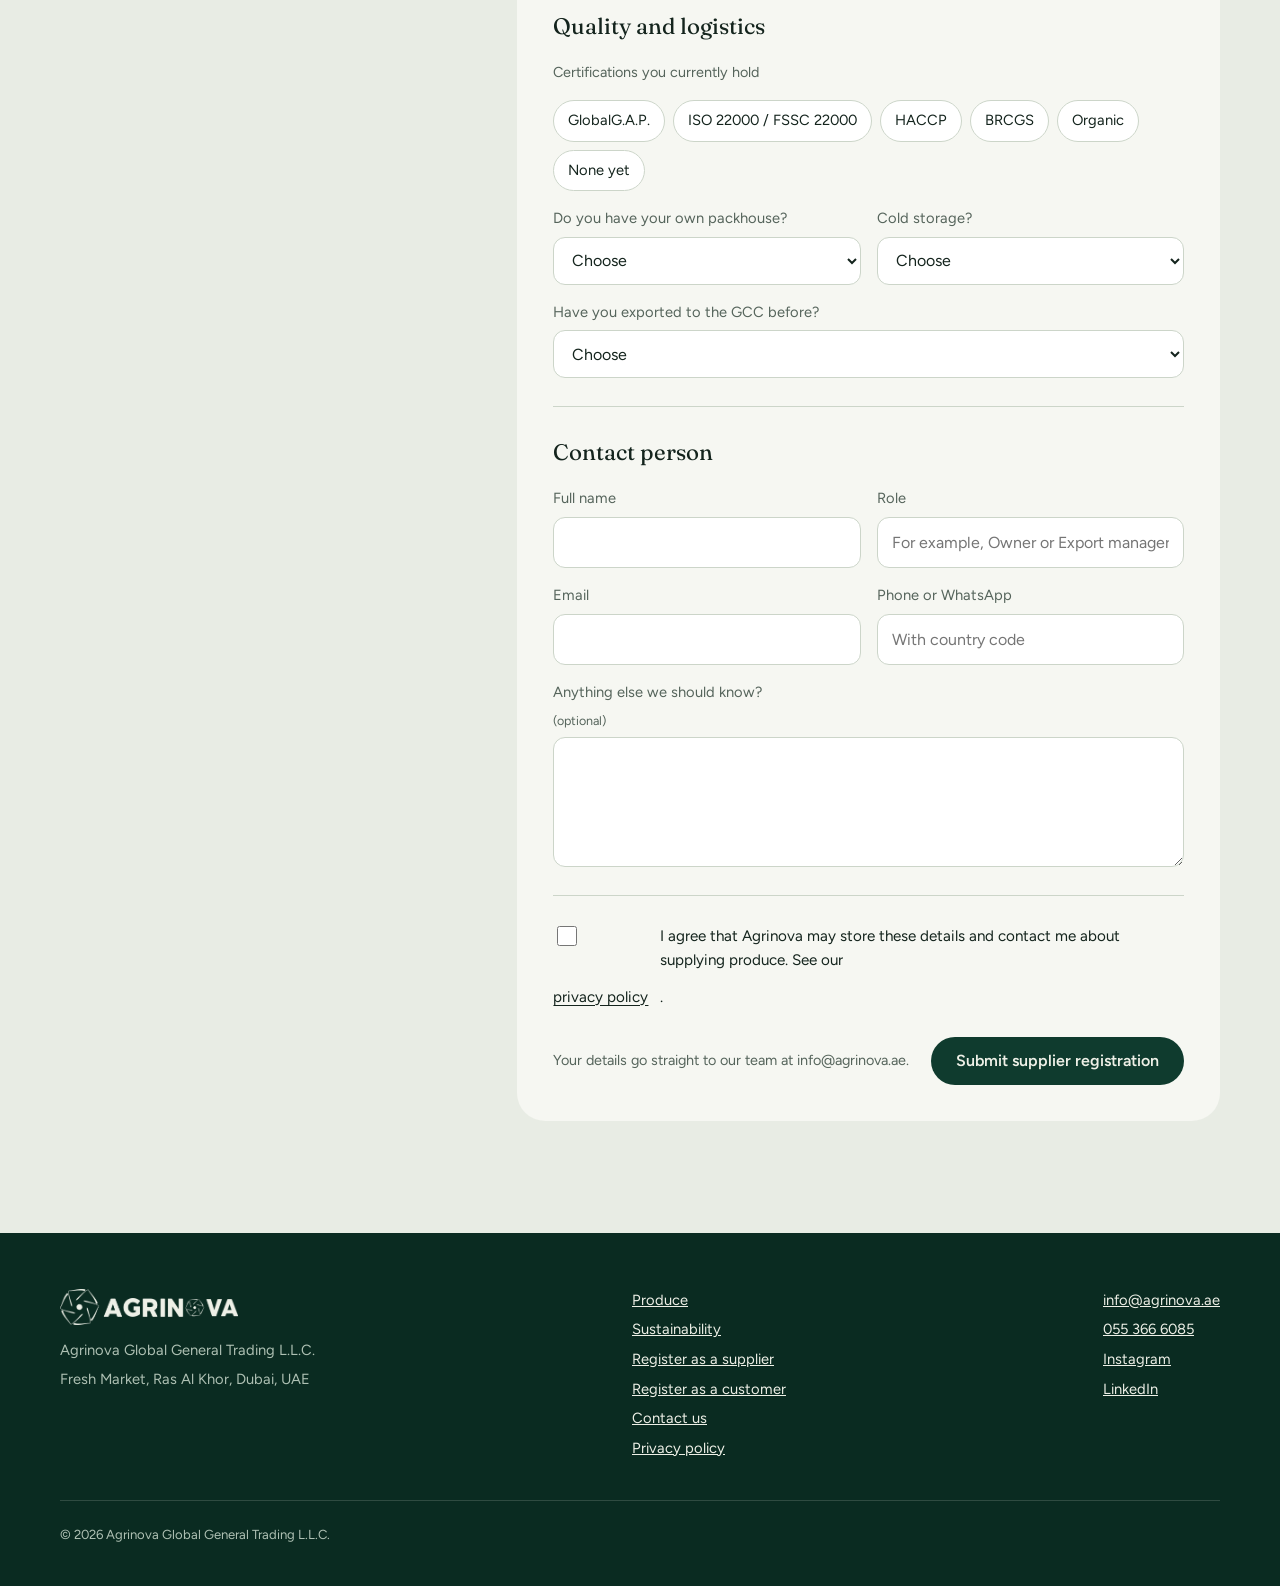
<file: register.html>
<!doctype html>
<html lang="en">
<head>
<meta charset="utf-8">
<meta name="viewport" content="width=device-width, initial-scale=1, viewport-fit=cover">
<title>Register | Agrinova Global</title>
<meta name="description" content="Register with Agrinova Global as a supplier or farm, or as a retail, wholesale or food service customer in the UAE and GCC.">
<meta name="theme-color" content="#0F3B2E">
<link rel="canonical" href="https://www.agrinova.ae/register.html">
<meta property="og:type" content="website">
<meta property="og:site_name" content="Agrinova Global">
<meta property="og:url" content="https://www.agrinova.ae/register.html">
<meta property="og:title" content="Register | Agrinova Global">
<meta property="og:description" content="Register with Agrinova Global as a supplier or farm, or as a retail, wholesale or food service customer in the UAE and GCC.">
<meta property="og:image" content="https://www.agrinova.ae/og-register.jpg">
<meta property="og:image:width" content="1200">
<meta property="og:image:height" content="630">
<meta name="twitter:card" content="summary_large_image">
<link rel="icon" type="image/svg+xml" href="favicon.svg">
<link rel="preconnect" href="https://fonts.googleapis.com">
<link rel="preconnect" href="https://fonts.gstatic.com" crossorigin>
<link rel="stylesheet" href="https://fonts.googleapis.com/css2?family=Fraunces:opsz,wght,SOFT@9..144,300..600,50&family=Figtree:wght@400;500;600&family=IBM+Plex+Sans+Arabic:wght@400;500&display=swap">
<link rel="stylesheet" href="styles.css?v=202611020254">
</head>
<body>
<a class="skip" href="#main">Skip to content</a>
<header class="top">
  <div class="wrap">
    <a class="mark" href="index.html" aria-label="Agrinova Global, home"><img src="logo-light.png" alt="Agrinova" width="178" height="36"></a>
    <button class="menu-btn" aria-expanded="false" aria-controls="nav">Menu</button>
    <nav class="nav" id="nav" aria-label="Main">
      <a href="index.html#origins">Where we grow</a>
      <a href="produce.html">Produce</a>
      <a href="sustainability.html">Sustainability</a>
      <a href="index.html#about">About</a>
      <a class="cta" href="register.html" aria-current="page">Partner with us</a>
    </nav>
  </div>
</header>

<main id="main">
<section class="page-head">
  <div class="wrap">
    <a class="crumb" href="index.html">Home</a>
    <h1>Work with Agrinova.</h1>
    <p>Register as a supplier if you grow or pack fresh produce, or as a customer if you buy for retail, wholesale or food service. Our team reviews every registration and replies within two working days.</p>
  </div>
</section>

<section class="sec reg-sec">
  <div class="wrap">
    <div class="reg-tabs" role="tablist" aria-label="Registration type">
      <button class="reg-tab" role="tab" id="tab-supplier" aria-controls="panel-supplier" data-k="supplier">
        <b>Supplier or farm</b><span>You grow, pack or export fresh produce</span>
      </button>
      <button class="reg-tab" role="tab" id="tab-customer" aria-controls="panel-customer" data-k="customer">
        <b>Customer</b><span>You buy for retail, wholesale or food service</span>
      </button>
    </div>

    <!-- ================= SUPPLIER ================= -->
    <div class="reg-panel" id="panel-supplier" role="tabpanel" aria-labelledby="tab-supplier">
      <div class="reg-grid">
        <aside class="reg-aside">
          <h2>Grow with us.</h2>
          <p>We work directly with farms and packhouses across Egypt, the UAE and the wider region. Register to be considered for our seasonal sourcing programmes.</p>
          <ol class="reg-steps">
            <li><b>Register</b><span>Tell us about your farm, products and capacity.</span></li>
            <li><b>Review</b><span>Our sourcing team checks fit with our seasons and buyers.</span></li>
            <li><b>Documents and samples</b><span>We ask for your licence, certificates and, where needed, samples.</span></li>
            <li><b>Programme</b><span>We agree volumes, packing specs and a harvest calendar.</span></li>
          </ol>
        </aside>

        <div class="reg-card">
          <form class="reg" data-kind="supplier" novalidate>
            <fieldset>
              <legend>Your farm or company</legend>
              <div class="reg-row">
                <label>Farm or company name<input name="company" data-label="Farm or company" required autocomplete="organization"></label>
                <label>Type of business
                  <select name="btype" data-label="Type of business">
                    <option>Farm / grower</option><option>Packhouse</option><option>Exporter</option><option>Cooperative</option><option>Other</option>
                  </select>
                </label>
              </div>
              <div class="reg-row">
                <label>Country
                  <select name="country" data-label="Country" required>
                    <option value="">Choose a country</option>
                    <option>Egypt</option><option>United Arab Emirates</option><option>Syria</option><option>Lebanon</option><option>Turkey</option><option>Azerbaijan</option><option>Armenia</option><option>Morocco</option><option>South Africa</option><option>Other</option>
                  </select>
                </label>
                <label>Region or city<input name="region" data-label="Region or city" placeholder="For example, Nubaria or Al Ain"></label>
              </div>
              <div class="reg-row">
                <label>Farm size <small>(optional)</small><input name="size" data-label="Farm size" placeholder="For example, 200 feddans or 80 hectares"></label>
                <label>Trade or export licence no. <small>(optional)</small><input name="licence" data-label="Licence number"></label>
              </div>
            </fieldset>

            <fieldset>
              <legend>What you supply</legend>
              <div class="reg-chips" data-required-group="products you supply">
                <label><input type="checkbox" name="products" value="Citrus" data-name="products" data-label="Products"><span>Citrus</span></label>
                <label><input type="checkbox" name="products" value="Fruit"><span>Fruit</span></label>
                <label><input type="checkbox" name="products" value="Tropical and exotic"><span>Tropical &amp; exotic</span></label>
                <label><input type="checkbox" name="products" value="Berries and cherries"><span>Berries &amp; cherries</span></label>
                <label><input type="checkbox" name="products" value="Melons"><span>Melons</span></label>
                <label><input type="checkbox" name="products" value="Vegetables"><span>Vegetables</span></label>
                <label><input type="checkbox" name="products" value="Roots and bulbs"><span>Roots &amp; bulbs</span></label>
                <label><input type="checkbox" name="products" value="Cabbage and cauliflower"><span>Cabbage &amp; cauliflower</span></label>
              </div>
              <label class="full">Main products and varieties<textarea name="varieties" data-label="Main products and varieties" rows="3" placeholder="For example, Valencia oranges, Crimson seedless grapes, Spunta potatoes"></textarea></label>
              <div class="reg-row">
                <label>Season or harvest months<input name="season" data-label="Season" placeholder="For example, December to April"></label>
                <label>Volume per season<input name="volume" data-label="Volume per season" placeholder="For example, 500 tonnes"></label>
              </div>
            </fieldset>

            <fieldset>
              <legend>Quality and logistics</legend>
              <p class="reg-hint">Certifications you currently hold</p>
              <div class="reg-chips">
                <label><input type="checkbox" name="certs" value="GlobalG.A.P." data-name="certs" data-label="Certifications"><span>GlobalG.A.P.</span></label>
                <label><input type="checkbox" name="certs" value="ISO 22000 / FSSC 22000"><span>ISO 22000 / FSSC 22000</span></label>
                <label><input type="checkbox" name="certs" value="HACCP"><span>HACCP</span></label>
                <label><input type="checkbox" name="certs" value="BRCGS"><span>BRCGS</span></label>
                <label><input type="checkbox" name="certs" value="Organic"><span>Organic</span></label>
                <label><input type="checkbox" name="certs" value="None yet"><span>None yet</span></label>
              </div>
              <div class="reg-row">
                <label>Do you have your own packhouse?
                  <select name="packhouse" data-label="Own packhouse"><option value="">Choose</option><option>Yes</option><option>No, we use a partner</option><option>No</option></select>
                </label>
                <label>Cold storage?
                  <select name="cold" data-label="Cold storage"><option value="">Choose</option><option>Yes, our own</option><option>Yes, rented</option><option>No</option></select>
                </label>
              </div>
              <label>Have you exported to the GCC before?
                <select name="gcc" data-label="Exported to GCC before"><option value="">Choose</option><option>Yes, regularly</option><option>Yes, occasionally</option><option>Not yet</option></select>
              </label>
            </fieldset>

            <fieldset>
              <legend>Contact person</legend>
              <div class="reg-row">
                <label>Full name<input name="name" data-label="Contact name" required autocomplete="name"></label>
                <label>Role<input name="role" data-label="Role" autocomplete="organization-title" placeholder="For example, Owner or Export manager"></label>
              </div>
              <div class="reg-row">
                <label>Email<input name="email" type="email" data-label="Email" required autocomplete="email"></label>
                <label>Phone or WhatsApp<input name="phone" type="tel" data-label="Phone or WhatsApp" required autocomplete="tel" placeholder="With country code"></label>
              </div>
              <label class="full">Anything else we should know? <small>(optional)</small><textarea name="notes" data-label="Notes" rows="3"></textarea></label>
            </fieldset>

            <input type="checkbox" name="botcheck" class="hp" tabindex="-1" autocomplete="off" aria-hidden="true">
            <label class="reg-consent"><input type="checkbox" name="consent" data-label="Agreement to be contacted" required> I agree that Agrinova may store these details and contact me about supplying produce. See our <a href="privacy.html" target="_blank" rel="noopener">privacy policy</a>.</label>
            <div class="reg-foot">
              <p class="reg-hint">Your details go straight to our team at info@agrinova.ae.</p>
              <button class="btn dark" type="submit">Submit supplier registration</button>
            </div>
            <p class="reg-err" role="alert" hidden></p>
          </form>
          <div class="reg-done" hidden>
            <div class="reg-sent">
              <h3 tabindex="-1">Thank you. Your registration is in.</h3>
              <p>Our team has received your details and will contact you by email or phone. There's nothing else you need to do.</p>
              <div class="reg-done-actions"><a class="btn dark" href="index.html">Back to home</a><a class="btn line" href="produce.html">See our produce</a></div>
            </div>
          </div>
        </div>
      </div>
    </div>

    <!-- ================= CUSTOMER ================= -->
    <div class="reg-panel" id="panel-customer" role="tabpanel" aria-labelledby="tab-customer" hidden>
      <div class="reg-grid">
        <aside class="reg-aside">
          <h2>Buy with us.</h2>
          <p>We supply retail chains, wholesalers, distributors and food service buyers across the UAE and GCC. Register to open an account with our trading desk.</p>
          <ol class="reg-steps">
            <li><b>Register</b><span>Tell us about your business and what you buy.</span></li>
            <li><b>Call with our trading desk</b><span>We talk through products, volumes and delivery.</span></li>
            <li><b>Account set-up</b><span>We ask for your trade licence and agree terms.</span></li>
            <li><b>First order</b><span>Weekly availability and pricing, delivered from Ras Al Khor.</span></li>
          </ol>
        </aside>

        <div class="reg-card">
          <form class="reg" data-kind="customer" novalidate>
            <fieldset>
              <legend>Your business</legend>
              <div class="reg-row">
                <label>Company name<input name="company" data-label="Company" required autocomplete="organization"></label>
                <label>Type of business
                  <select name="btype" data-label="Type of business" required>
                    <option value="">Choose</option>
                    <option>Retail chain or hypermarket</option><option>Supermarket or grocery</option><option>Wholesaler</option><option>Distributor</option><option>Hotel, restaurant or catering</option><option>Exporter or re-exporter</option><option>Other</option>
                  </select>
                </label>
              </div>
              <div class="reg-row">
                <label>Country
                  <select name="country" data-label="Country" required>
                    <option value="">Choose a country</option>
                    <option>United Arab Emirates</option><option>Saudi Arabia</option><option>Qatar</option><option>Kuwait</option><option>Bahrain</option><option>Oman</option><option>Other</option>
                  </select>
                </label>
                <label>Emirate or city<input name="city" data-label="Emirate or city" placeholder="For example, Dubai or Riyadh"></label>
              </div>
              <div class="reg-row">
                <label>Trade licence no. <small>(optional)</small><input name="licence" data-label="Trade licence number"></label>
                <label>Number of stores or outlets <small>(optional)</small><input name="outlets" data-label="Stores or outlets" inputmode="numeric"></label>
              </div>
            </fieldset>

            <fieldset>
              <legend>What you buy</legend>
              <div class="reg-chips" data-required-group="products you're interested in">
                <label><input type="checkbox" name="products" value="Citrus" data-name="products" data-label="Products of interest"><span>Citrus</span></label>
                <label><input type="checkbox" name="products" value="Fruit"><span>Fruit</span></label>
                <label><input type="checkbox" name="products" value="Tropical and exotic"><span>Tropical &amp; exotic</span></label>
                <label><input type="checkbox" name="products" value="Berries and cherries"><span>Berries &amp; cherries</span></label>
                <label><input type="checkbox" name="products" value="Melons"><span>Melons</span></label>
                <label><input type="checkbox" name="products" value="Vegetables"><span>Vegetables</span></label>
                <label><input type="checkbox" name="products" value="Roots and bulbs"><span>Roots &amp; bulbs</span></label>
                <label><input type="checkbox" name="products" value="Cabbage and cauliflower"><span>Cabbage &amp; cauliflower</span></label>
              </div>
              <div class="reg-row">
                <label>Typical weekly volume
                  <select name="weekly" data-label="Typical weekly volume">
                    <option value="">Choose</option><option>Under 1 tonne</option><option>1 to 5 tonnes</option><option>5 to 20 tonnes</option><option>20 to 50 tonnes</option><option>Over 50 tonnes</option>
                  </select>
                </label>
                <label>How often do you order?
                  <select name="freq" data-label="Order frequency">
                    <option value="">Choose</option><option>Daily</option><option>Several times a week</option><option>Weekly</option><option>Seasonal programmes</option>
                  </select>
                </label>
              </div>
              <div class="reg-row">
                <label>Delivery or collection
                  <select name="delivery" data-label="Delivery or collection">
                    <option value="">Choose</option><option>Delivered to our warehouse or stores</option><option>We collect from Ras Al Khor</option><option>Either</option>
                  </select>
                </label>
                <label>Packing preference
                  <select name="packing" data-label="Packing preference">
                    <option value="">Choose</option><option>Bulk cartons</option><option>Retail-ready packs</option><option>Our own private label</option><option>Mixed</option>
                  </select>
                </label>
              </div>
              <label class="full">Products, specs or grades you need <small>(optional)</small><textarea name="specs" data-label="Products and specs" rows="3" placeholder="For example, Egyptian Valencia oranges, size 88 to 113, 15 kg cartons"></textarea></label>
            </fieldset>

            <fieldset>
              <legend>Contact person</legend>
              <div class="reg-row">
                <label>Full name<input name="name" data-label="Contact name" required autocomplete="name"></label>
                <label>Role<input name="role" data-label="Role" autocomplete="organization-title" placeholder="For example, Category buyer"></label>
              </div>
              <div class="reg-row">
                <label>Email<input name="email" type="email" data-label="Email" required autocomplete="email"></label>
                <label>Phone or WhatsApp<input name="phone" type="tel" data-label="Phone or WhatsApp" required autocomplete="tel" placeholder="With country code"></label>
              </div>
              <label class="full">Anything else we should know? <small>(optional)</small><textarea name="notes" data-label="Notes" rows="3"></textarea></label>
            </fieldset>

            <input type="checkbox" name="botcheck" class="hp" tabindex="-1" autocomplete="off" aria-hidden="true">
            <label class="reg-consent"><input type="checkbox" name="consent" data-label="Agreement to be contacted" required> I agree that Agrinova may store these details and contact me about my account and orders. See our <a href="privacy.html" target="_blank" rel="noopener">privacy policy</a>.</label>
            <div class="reg-foot">
              <p class="reg-hint">Your details go straight to our team at info@agrinova.ae.</p>
              <button class="btn dark" type="submit">Submit customer registration</button>
            </div>
            <p class="reg-err" role="alert" hidden></p>
          </form>
          <div class="reg-done" hidden>
            <div class="reg-sent">
              <h3 tabindex="-1">Thank you. Your registration is in.</h3>
              <p>Our team has received your details and will contact you by email or phone. There's nothing else you need to do.</p>
              <div class="reg-done-actions"><a class="btn dark" href="index.html">Back to home</a><a class="btn line" href="produce.html">See our produce</a></div>
            </div>
          </div>
        </div>
      </div>
    </div>
  </div>
</section>
</main>

<footer>
  <div class="wrap">
    <div class="row">
      <div>
        <a class="mark" href="index.html"><img src="logo-light.png" alt="Agrinova" width="158" height="32"></a>
        <p style="margin-top:14px">Agrinova Global General Trading L.L.C.</p>
        <p>Fresh Market, Ras Al Khor, Dubai, UAE</p>
      </div>
      <div>
        <p><a href="produce.html">Produce</a></p>
        <p><a href="sustainability.html">Sustainability</a></p>
        <p><a href="register.html#supplier">Register as a supplier</a></p>
        <p><a href="register.html#customer">Register as a customer</a></p>
        <p><a href="index.html#partner">Contact us</a></p>
        <p><a href="privacy.html">Privacy policy</a></p>
      </div>
      <div>
        <p><a href="mailto:info@agrinova.ae">info@agrinova.ae</a></p>
        <p><a href="tel:+971553666085">055 366 6085</a></p>
        <p><a href="https://www.instagram.com/agrinova.ae/" target="_blank" rel="noopener">Instagram</a></p>
        <p><a href="https://www.linkedin.com/company/agrinova-uae/" target="_blank" rel="noopener">LinkedIn</a></p>
      </div>
    </div>
    <p class="fine">© <span id="yr"></span> Agrinova Global General Trading L.L.C.</p>
  </div>
</footer>
<script src="site.js?v=202611020254"></script>
<script src="register.js?v=202611020254"></script>
</body>
</html>
</file>
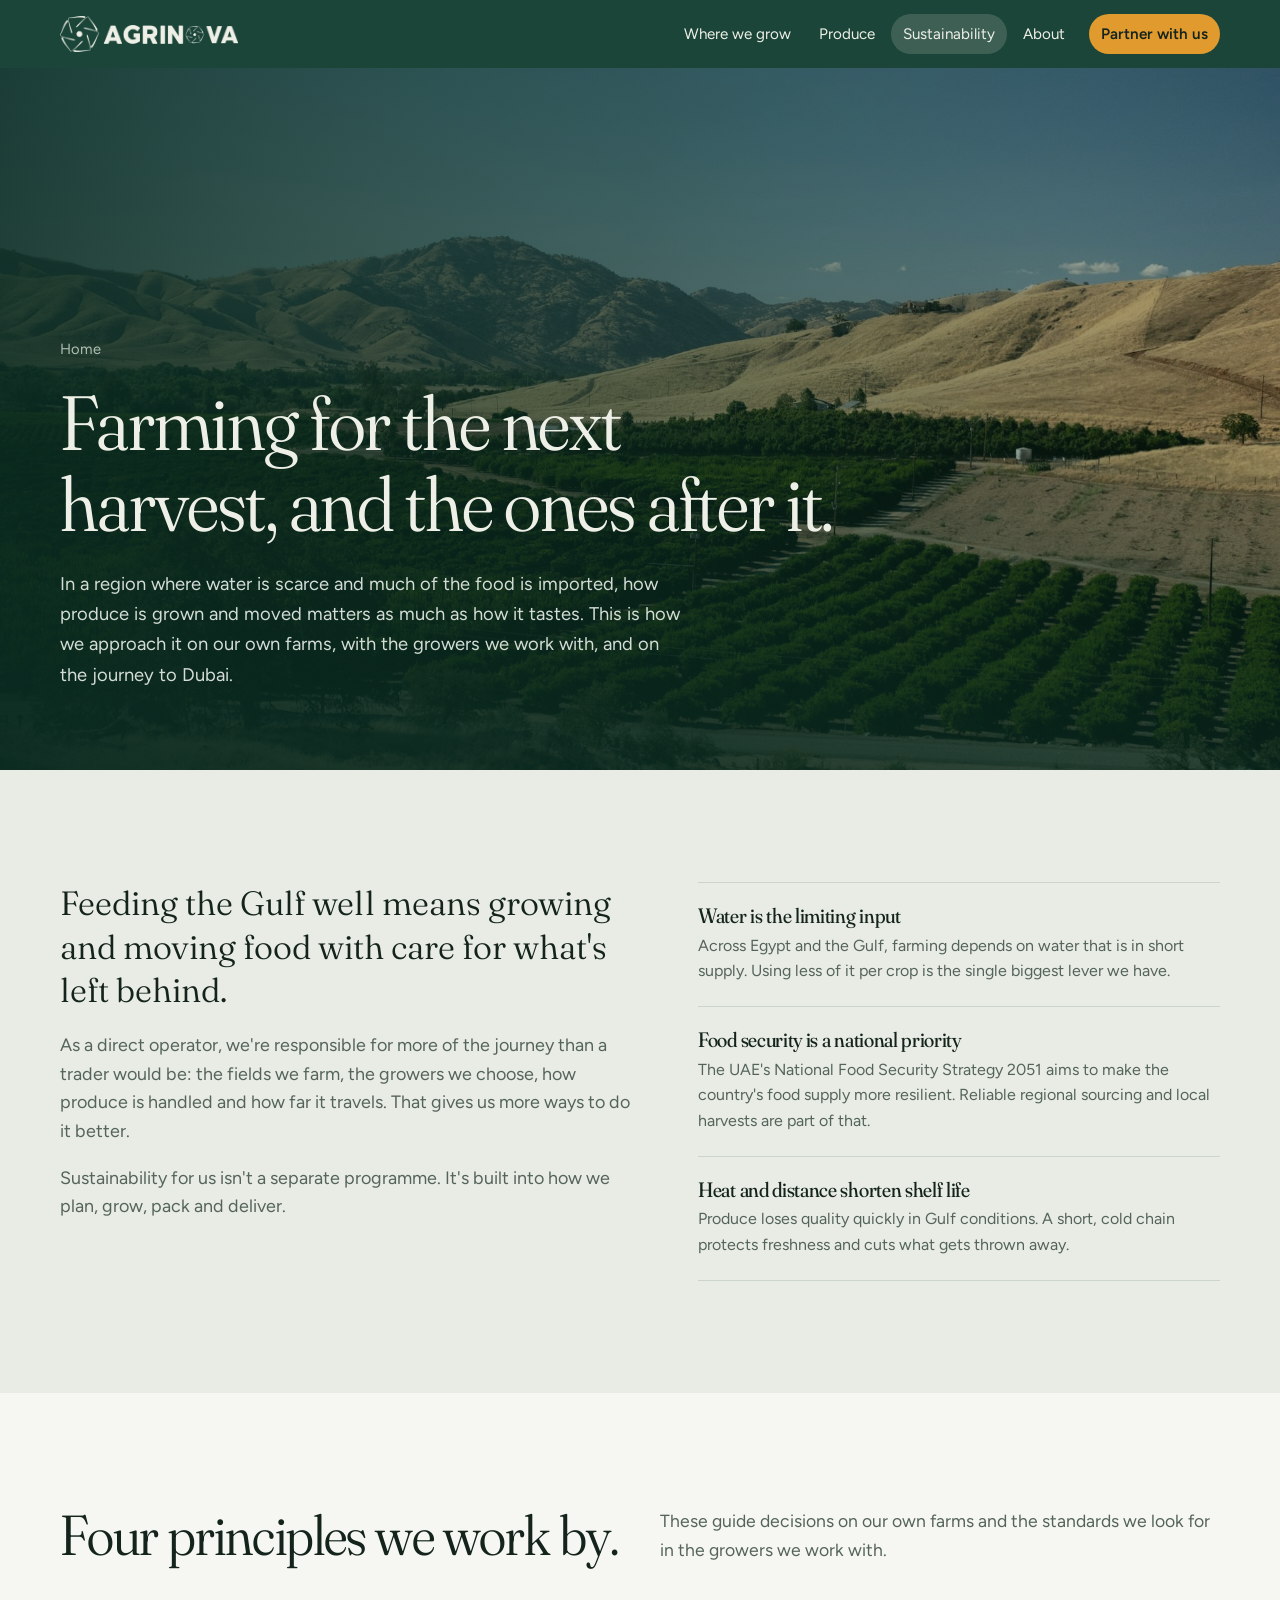
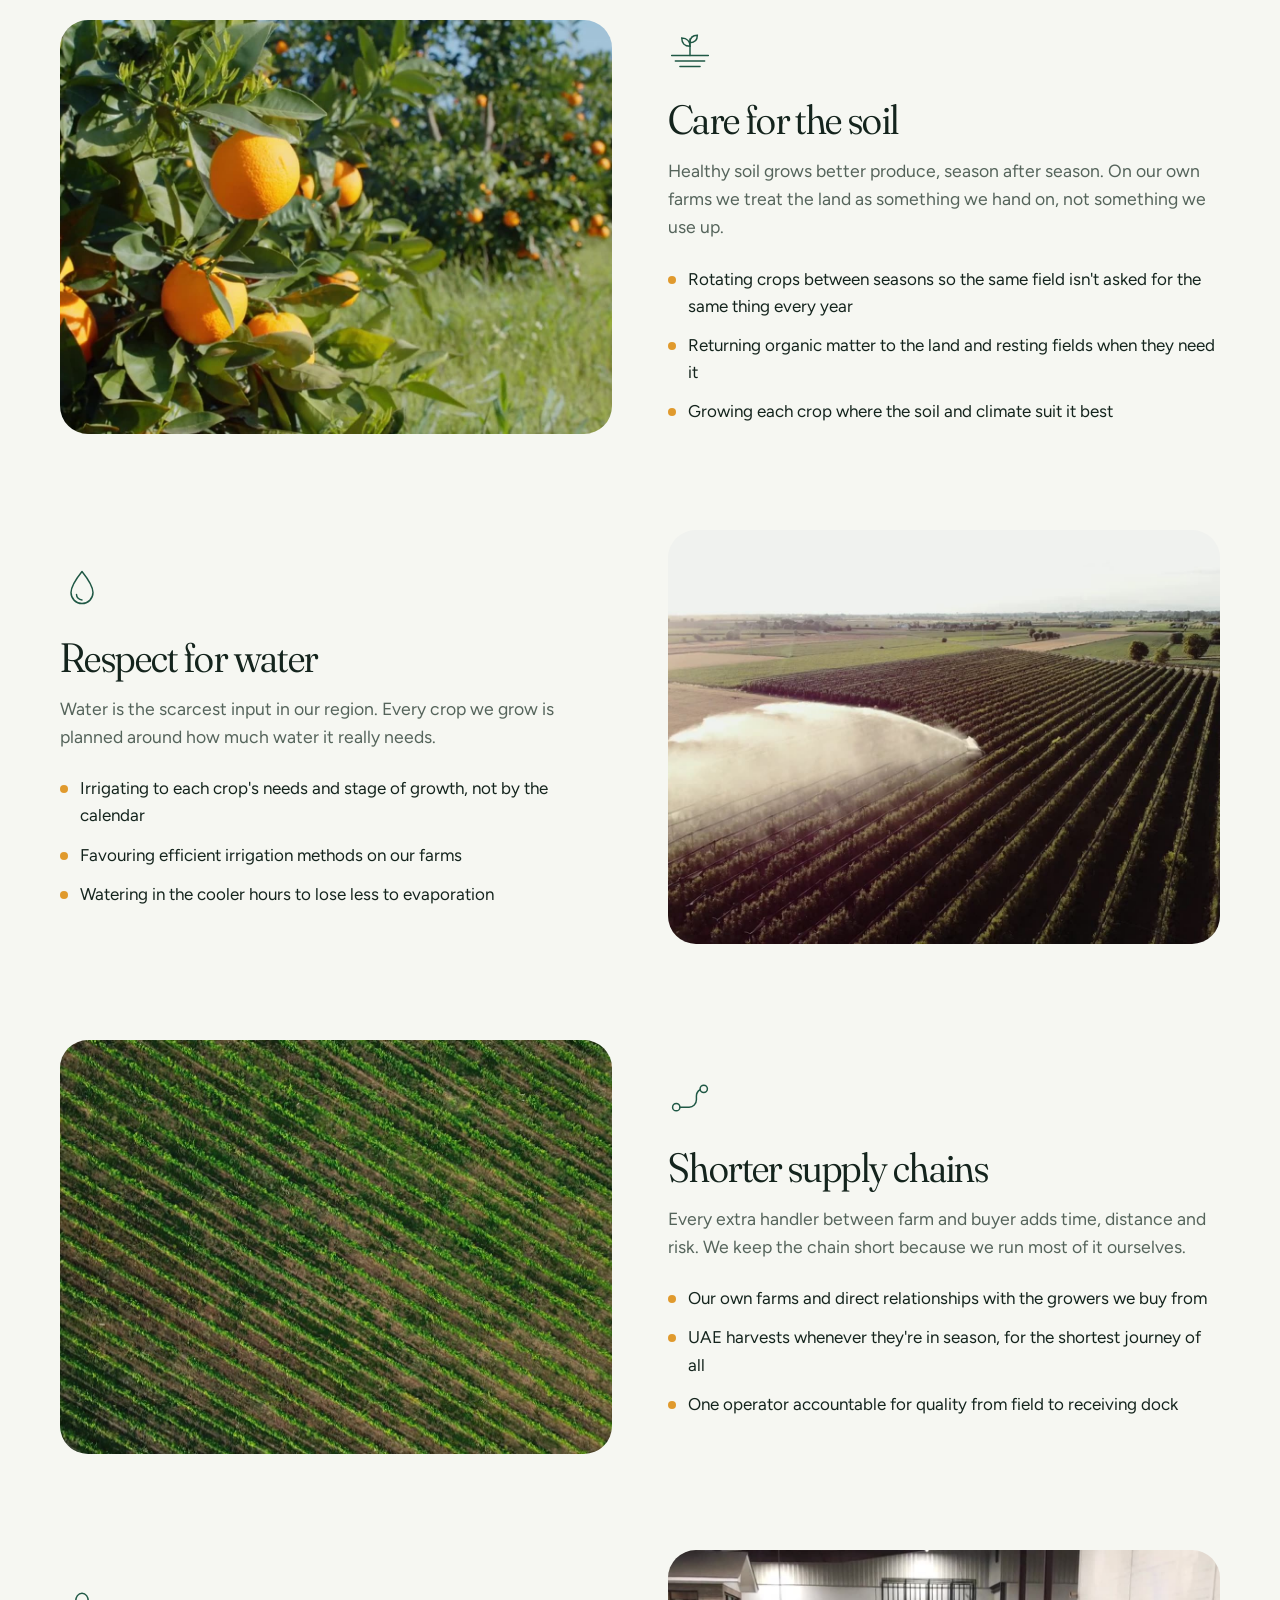
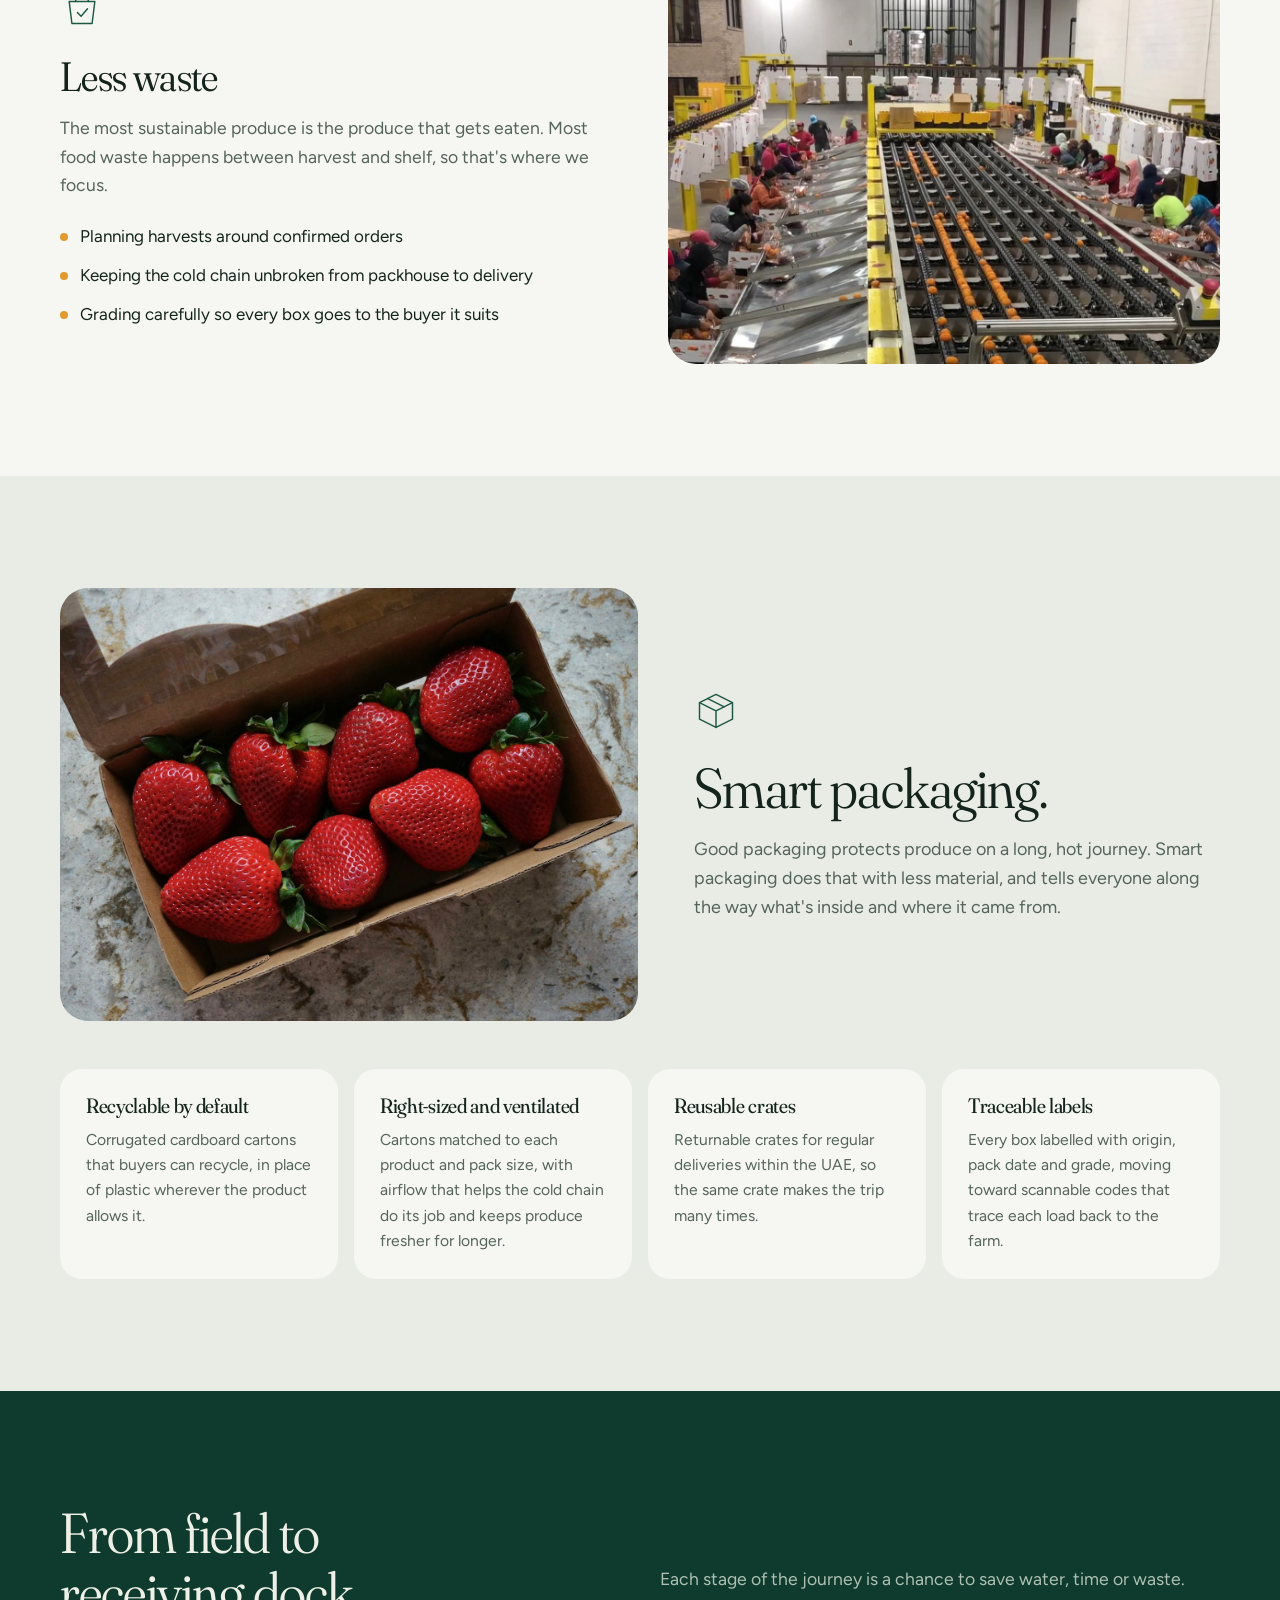
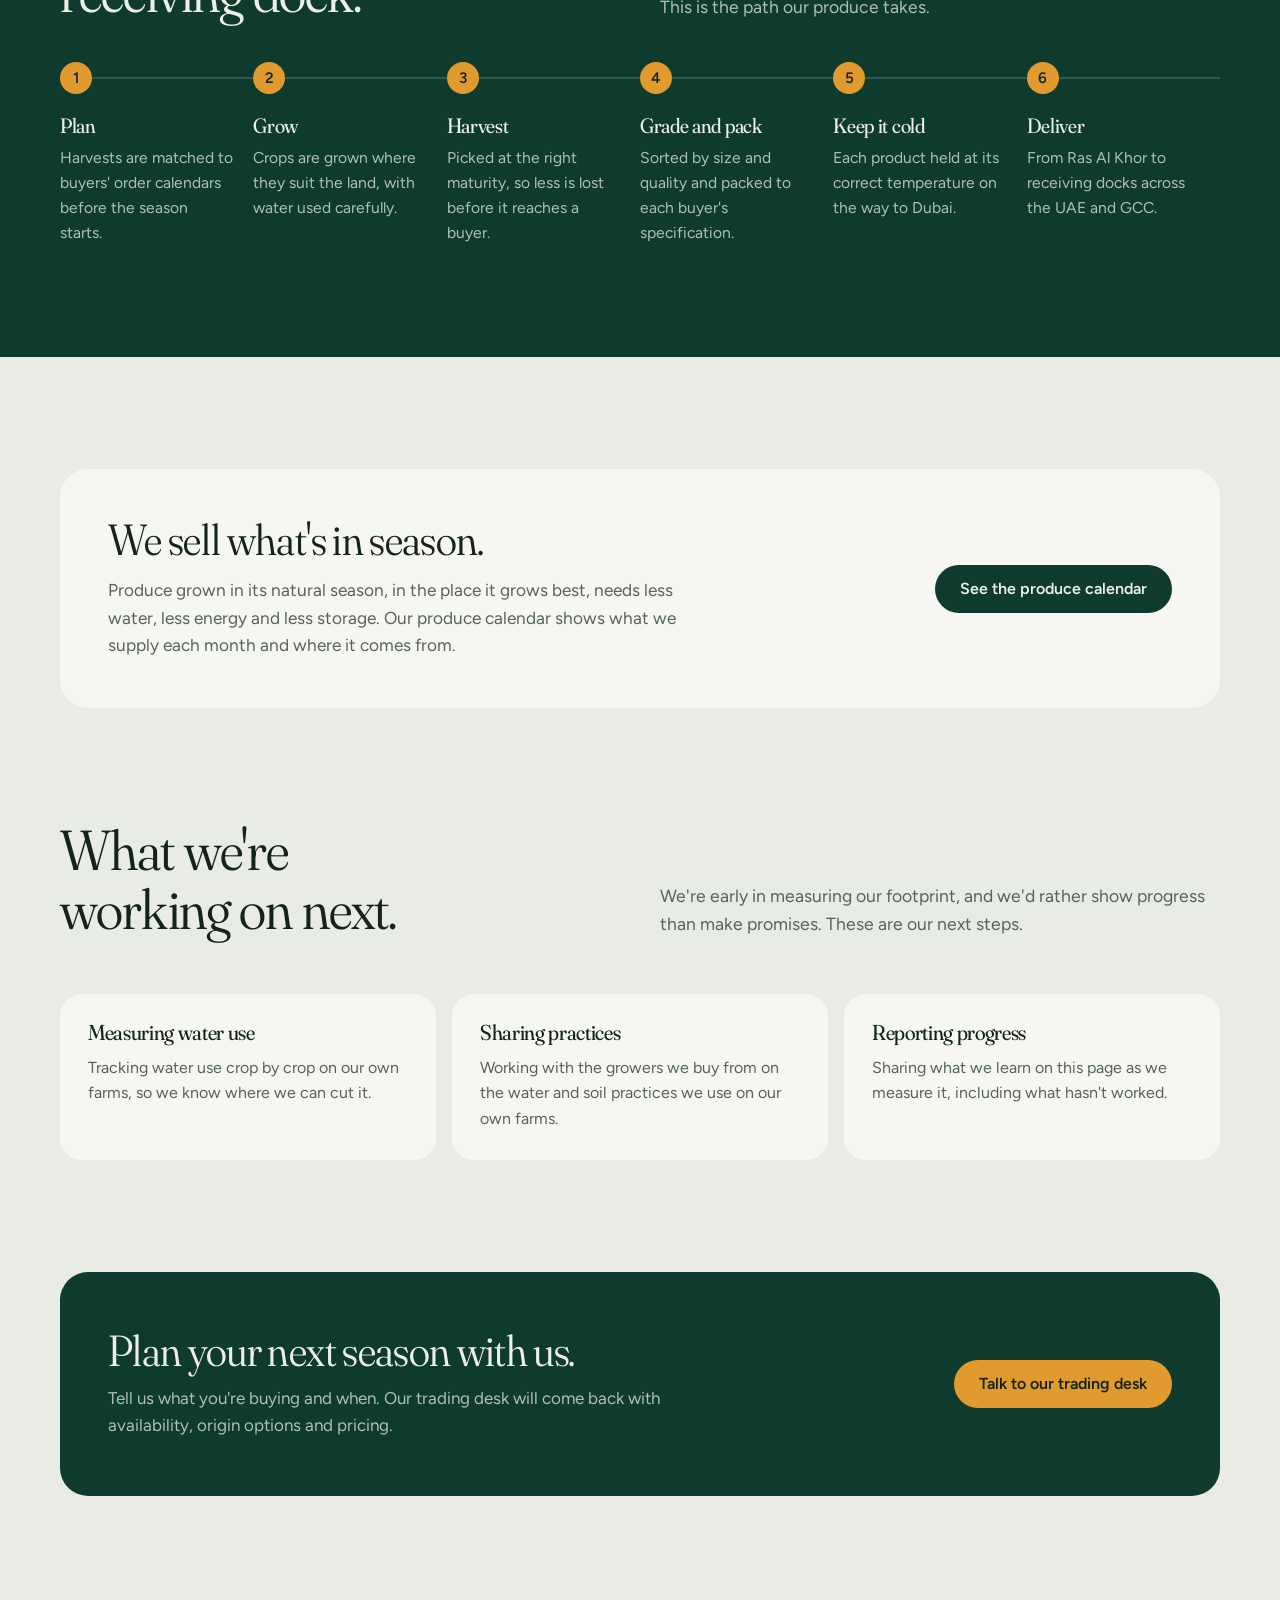
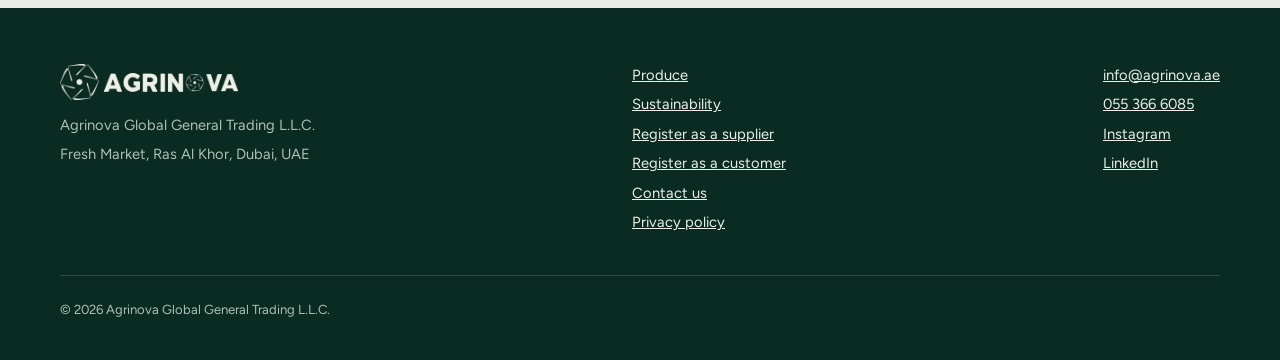
<file: sustainability.html>
<!doctype html>
<html lang="en">
<head>
<meta charset="utf-8">
<meta name="viewport" content="width=device-width, initial-scale=1, viewport-fit=cover">
<title>Sustainability | Agrinova Global</title>
<meta name="description" content="How Agrinova Global approaches sustainability: caring for soil, respecting water, shorter supply chains and less waste, from our farms to buyers across the UAE and GCC.">
<meta name="theme-color" content="#0F3B2E">
<link rel="canonical" href="https://www.agrinova.ae/sustainability.html">
<meta property="og:type" content="website">
<meta property="og:site_name" content="Agrinova Global">
<meta property="og:url" content="https://www.agrinova.ae/sustainability.html">
<meta property="og:title" content="Sustainability | Agrinova Global">
<meta property="og:description" content="How Agrinova Global approaches sustainability: caring for soil, respecting water, shorter supply chains and less waste, from our farms to buyers across the UAE and GCC.">
<meta property="og:image" content="https://www.agrinova.ae/og-sustainability.jpg">
<meta property="og:image:width" content="1200">
<meta property="og:image:height" content="630">
<meta name="twitter:card" content="summary_large_image">
<link rel="icon" type="image/svg+xml" href="favicon.svg">
<link rel="preconnect" href="https://fonts.googleapis.com">
<link rel="preconnect" href="https://fonts.gstatic.com" crossorigin>
<link rel="stylesheet" href="https://fonts.googleapis.com/css2?family=Fraunces:opsz,wght,SOFT@9..144,300..600,50&family=Figtree:wght@400;500;600&family=IBM+Plex+Sans+Arabic:wght@400;500&display=swap">
<link rel="stylesheet" href="styles.css?v=202611020254">
</head>
<body>
<a class="skip" href="#main">Skip to content</a>
<header class="top">
  <div class="wrap">
    <a class="mark" href="index.html" aria-label="Agrinova Global, home"><img src="logo-light.png" alt="Agrinova" width="178" height="36"></a>
    <button class="menu-btn" aria-expanded="false" aria-controls="nav">Menu</button>
    <nav class="nav" id="nav" aria-label="Main">
      <a href="index.html#origins">Where we grow</a>
      <a href="produce.html">Produce</a>
      <a href="sustainability.html" aria-current="page">Sustainability</a>
      <a href="index.html#about">About</a>
      <a class="cta" href="register.html">Partner with us</a>
    </nav>
  </div>
</header>

<main id="main">
<section class="photo-hero">
  <img src="sus-hero.jpg" alt="">
  <div class="shade" aria-hidden="true"></div>
  <div class="wrap">
    <a class="crumb" href="index.html">Home</a>
    <h1>Farming for the next harvest, and the ones after it.</h1>
    <p>In a region where water is scarce and much of the food is imported, how produce is grown and moved matters as much as how it tastes. This is how we approach it on our own farms, with the growers we work with, and on the journey to Dubai.</p>
  </div>
</section>

<section class="sec">
  <div class="wrap context">
    <div class="prose">
      <p class="big">Feeding the Gulf well means growing and moving food with care for what's left behind.</p>
      <p>As a direct operator, we're responsible for more of the journey than a trader would be: the fields we farm, the growers we choose, how produce is handled and how far it travels. That gives us more ways to do it better.</p>
      <p>Sustainability for us isn't a separate programme. It's built into how we plan, grow, pack and deliver.</p>
    </div>
    <ul class="factors">
      <li><h3>Water is the limiting input</h3><p>Across Egypt and the Gulf, farming depends on water that is in short supply. Using less of it per crop is the single biggest lever we have.</p></li>
      <li><h3>Food security is a national priority</h3><p>The UAE's National Food Security Strategy 2051 aims to make the country's food supply more resilient. Reliable regional sourcing and local harvests are part of that.</p></li>
      <li><h3>Heat and distance shorten shelf life</h3><p>Produce loses quality quickly in Gulf conditions. A short, cold chain protects freshness and cuts what gets thrown away.</p></li>
    </ul>
  </div>
</section>

<section class="sec approach">
  <div class="wrap">
    <div class="sec-head">
      <h2>Four principles we work by.</h2>
      <p>These guide decisions on our own farms and the standards we look for in the growers we work with.</p>
    </div>
    <div class="pillars">
      <article class="pillar">
        <div class="pillar-img"><img src="sus-soil.jpg" alt="" loading="lazy"></div>
        <div>
          <svg viewBox="0 0 48 48" fill="none" stroke="currentColor" stroke-width="1.6" stroke-linecap="round" aria-hidden="true"><path d="M4 30h40M8 36h32M13 42h22"/><path d="M24 30V12"/><path d="M24 20c-6 0-9-4-9-9 6 0 9 4 9 9zM24 16c5 0 8-3 8-8-5 0-8 3-8 8z"/></svg>
          <h3>Care for the soil</h3>
          <p>Healthy soil grows better produce, season after season. On our own farms we treat the land as something we hand on, not something we use up.</p>
          <ul>
          <li>Rotating crops between seasons so the same field isn't asked for the same thing every year</li>
          <li>Returning organic matter to the land and resting fields when they need it</li>
          <li>Growing each crop where the soil and climate suit it best</li>
          </ul>
        </div>
      </article>
      <article class="pillar">
        <div class="pillar-img"><img src="sus-water.jpg" alt="" loading="lazy"></div>
        <div>
          <svg viewBox="0 0 48 48" fill="none" stroke="currentColor" stroke-width="1.6" stroke-linecap="round" stroke-linejoin="round" aria-hidden="true"><path d="M24 6c-8 10-12 17-12 23a12 12 0 0 0 24 0c0-6-4-13-12-23z"/><path d="M18 31a6 6 0 0 0 6 6"/></svg>
          <h3>Respect for water</h3>
          <p>Water is the scarcest input in our region. Every crop we grow is planned around how much water it really needs.</p>
          <ul>
          <li>Irrigating to each crop's needs and stage of growth, not by the calendar</li>
          <li>Favouring efficient irrigation methods on our farms</li>
          <li>Watering in the cooler hours to lose less to evaporation</li>
          </ul>
        </div>
      </article>
      <article class="pillar">
        <div class="pillar-img"><img src="sus-chain.jpg" alt="" loading="lazy"></div>
        <div>
          <svg viewBox="0 0 48 48" fill="none" stroke="currentColor" stroke-width="1.6" stroke-linecap="round" stroke-linejoin="round" aria-hidden="true"><circle cx="9" cy="34" r="4"/><circle cx="39" cy="14" r="4"/><path d="M13 34h10a8 8 0 0 0 8-8v-4a8 8 0 0 1 4-7"/></svg>
          <h3>Shorter supply chains</h3>
          <p>Every extra handler between farm and buyer adds time, distance and risk. We keep the chain short because we run most of it ourselves.</p>
          <ul>
          <li>Our own farms and direct relationships with the growers we buy from</li>
          <li>UAE harvests whenever they're in season, for the shortest journey of all</li>
          <li>One operator accountable for quality from field to receiving dock</li>
          </ul>
        </div>
      </article>
      <article class="pillar">
        <div class="pillar-img"><img src="sus-waste.jpg" alt="" loading="lazy"></div>
        <div>
          <svg viewBox="0 0 48 48" fill="none" stroke="currentColor" stroke-width="1.6" stroke-linecap="round" stroke-linejoin="round" aria-hidden="true"><path d="M10 18h28l-3 24H13z"/><path d="M17 18c0-5 3-9 7-9s7 4 7 9"/><path d="M19 30l4 4 7-8"/></svg>
          <h3>Less waste</h3>
          <p>The most sustainable produce is the produce that gets eaten. Most food waste happens between harvest and shelf, so that's where we focus.</p>
          <ul>
          <li>Planning harvests around confirmed orders</li>
          <li>Keeping the cold chain unbroken from packhouse to delivery</li>
          <li>Grading carefully so every box goes to the buyer it suits</li>
          </ul>
        </div>
      </article>
    </div>
  </div>
</section>

<section class="sec" id="packaging">
  <div class="wrap">
    <div class="pack">
      <div class="pack-img"><img src="sus-pack.jpg" alt="" loading="lazy"></div>
      <div class="pack-copy">
        <svg viewBox="0 0 48 48" fill="none" stroke="currentColor" stroke-width="1.6" stroke-linecap="round" stroke-linejoin="round" aria-hidden="true"><path d="M6 16l18-9 18 9v18l-18 9-18-9z"/><path d="M6 16l18 9 18-9M24 25v18"/><path d="M15 11.5l18 9"/></svg>
        <h2>Smart packaging.</h2>
        <p>Good packaging protects produce on a long, hot journey. Smart packaging does that with less material, and tells everyone along the way what's inside and where it came from.</p>
      </div>
    </div>
    <div class="pack-points">
      <article><h3>Recyclable by default</h3><p>Corrugated cardboard cartons that buyers can recycle, in place of plastic wherever the product allows it.</p></article>
      <article><h3>Right-sized and ventilated</h3><p>Cartons matched to each product and pack size, with airflow that helps the cold chain do its job and keeps produce fresher for longer.</p></article>
      <article><h3>Reusable crates</h3><p>Returnable crates for regular deliveries within the UAE, so the same crate makes the trip many times.</p></article>
      <article><h3>Traceable labels</h3><p>Every box labelled with origin, pack date and grade, moving toward scannable codes that trace each load back to the farm.</p></article>
    </div>
  </div>
</section>

<section class="sec about">
  <div class="wrap">
    <div class="sec-head">
      <h2>From field to receiving dock.</h2>
      <p>Each stage of the journey is a chance to save water, time or waste. This is the path our produce takes.</p>
    </div>
    <ol class="journey">
      <li><h3>Plan</h3><p>Harvests are matched to buyers' order calendars before the season starts.</p></li>
      <li><h3>Grow</h3><p>Crops are grown where they suit the land, with water used carefully.</p></li>
      <li><h3>Harvest</h3><p>Picked at the right maturity, so less is lost before it reaches a buyer.</p></li>
      <li><h3>Grade and pack</h3><p>Sorted by size and quality and packed to each buyer's specification.</p></li>
      <li><h3>Keep it cold</h3><p>Each product held at its correct temperature on the way to Dubai.</p></li>
      <li><h3>Deliver</h3><p>From Ras Al Khor to receiving docks across the UAE and GCC.</p></li>
    </ol>
  </div>
</section>

<section class="sec">
  <div class="wrap">
    <div class="season-band">
      <div>
        <h2>We sell what's in season.</h2>
        <p>Produce grown in its natural season, in the place it grows best, needs less water, less energy and less storage. Our produce calendar shows what we supply each month and where it comes from.</p>
      </div>
      <a class="btn dark" href="produce.html">See the produce calendar</a>
    </div>
  </div>
</section>

<section class="sec tight">
  <div class="wrap">
    <div class="sec-head">
      <h2>What we're working on next.</h2>
      <p>We're early in measuring our footprint, and we'd rather show progress than make promises. These are our next steps.</p>
    </div>
    <div class="next">
      <article><h3>Measuring water use</h3><p>Tracking water use crop by crop on our own farms, so we know where we can cut it.</p></article>
      <article><h3>Sharing practices</h3><p>Working with the growers we buy from on the water and soil practices we use on our own farms.</p></article>
      <article><h3>Reporting progress</h3><p>Sharing what we learn on this page as we measure it, including what hasn't worked.</p></article>
    </div>
  </div>
</section>

<section class="sec tight">
  <div class="wrap">
    <div class="cta-band">
      <div>
        <h2>Plan your next season with us.</h2>
        <p>Tell us what you're buying and when. Our trading desk will come back with availability, origin options and pricing.</p>
      </div>
      <a class="btn solid" href="index.html#partner">Talk to our trading desk</a>
    </div>
  </div>
</section>
</main>

<footer>
  <div class="wrap">
    <div class="row">
      <div>
        <a class="mark" href="index.html"><img src="logo-light.png" alt="Agrinova" width="158" height="32"></a>
        <p style="margin-top:14px">Agrinova Global General Trading L.L.C.</p>
        <p>Fresh Market, Ras Al Khor, Dubai, UAE</p>
      </div>
      <div>
        <p><a href="produce.html">Produce</a></p>
        <p><a href="sustainability.html">Sustainability</a></p>
        <p><a href="register.html#supplier">Register as a supplier</a></p>
        <p><a href="register.html#customer">Register as a customer</a></p>
        <p><a href="index.html#partner">Contact us</a></p>
        <p><a href="privacy.html">Privacy policy</a></p>
      </div>
      <div>
        <p><a href="mailto:info@agrinova.ae">info@agrinova.ae</a></p>
        <p><a href="tel:+971553666085">055 366 6085</a></p>
        <p><a href="https://www.instagram.com/agrinova.ae/" target="_blank" rel="noopener">Instagram</a></p>
        <p><a href="https://www.linkedin.com/company/agrinova-uae/" target="_blank" rel="noopener">LinkedIn</a></p>
      </div>
    </div>
    <p class="fine">© <span id="yr"></span> Agrinova Global General Trading L.L.C.</p>
  </div>
</footer>
<script src="site.js?v=202611020254"></script>
</body>
</html>
</file>
<file: styles.css>
:root{
  --forest:#0F3B2E; --forest-2:#174A3A; --forest-3:#1F5845;
  --mist:#E8ECE4; --paper:#F6F7F2; --ink:#14241D; --muted:#55645B; --line:#CCD5C9;
  --saffron:#E09A2D; --saffron-ink:#8A5A12; --pom:#8C2A3C;
  --on-forest:#EEF0E7; --on-forest-muted:#AEC0B3; --forest-line:rgba(238,240,231,.16);
  --serif:"Fraunces",Georgia,"Times New Roman",serif;
  --sans:"Figtree",system-ui,-apple-system,"Segoe UI",sans-serif;
  --arabic:"IBM Plex Sans Arabic","Noto Sans Arabic","Geeza Pro",Tahoma,sans-serif;
  --w:1200px; --gut:max(20px,env(safe-area-inset-left,0px));
  color-scheme:light;
}
*{box-sizing:border-box}
html{scroll-behavior:smooth;-webkit-text-size-adjust:100%}
@media (prefers-reduced-motion:reduce){html{scroll-behavior:auto}*,*::before,*::after{animation:none!important;transition:none!important}}
body{margin:0;background:var(--mist);color:var(--ink);font-family:var(--sans);font-size:1.0625rem;line-height:1.6;-webkit-font-smoothing:antialiased}
img{max-width:100%;display:block}
a{color:inherit}
p{margin:0}
h1,h2,h3{font-family:var(--serif);font-weight:400;margin:0;line-height:1.05;letter-spacing:-.015em;font-variation-settings:"SOFT" 50,"opsz" 144;text-wrap:balance}
:focus-visible{outline:2px solid var(--saffron);outline-offset:3px;border-radius:2px}
.wrap{max-width:var(--w);margin:0 auto;padding-left:var(--gut);padding-right:max(20px,env(safe-area-inset-right,0px))}
.skip{position:absolute;left:-999px;top:8px;background:var(--saffron);color:var(--ink);padding:8px 14px;z-index:99}
.skip:focus{left:8px}

/* Header */
.top{position:sticky;top:0;z-index:20;background:rgba(15,59,46,.94);backdrop-filter:saturate(1.2) blur(10px);-webkit-backdrop-filter:saturate(1.2) blur(10px);color:var(--on-forest);padding-top:env(safe-area-inset-top,0px)}
.top .wrap{display:flex;align-items:center;gap:24px;height:68px}
.mark{display:flex;align-items:center;gap:10px;text-decoration:none;font-family:var(--serif);font-size:1.5rem;letter-spacing:-.01em}
.mark img{display:block;height:36px;width:auto}
.mark small{font-family:var(--sans);font-size:.8rem;color:var(--on-forest-muted);letter-spacing:.01em;margin-left:2px;align-self:flex-end;padding-bottom:5px}
.nav{margin-left:auto;display:flex;align-items:center;gap:4px}
.nav a{text-decoration:none;font-size:.95rem;padding:8px 12px;border-radius:999px;color:var(--on-forest)}
.nav a:hover{background:var(--forest-line)}
.nav a.cta{background:var(--saffron);color:var(--ink);font-weight:600;margin-left:8px}
.nav a.cta:hover{background:#ECAE4C}
.menu-btn{display:none;margin-left:auto;background:none;border:1px solid var(--forest-line);color:var(--on-forest);border-radius:999px;padding:8px 16px;font:inherit;font-size:.95rem;cursor:pointer}
@media (max-width:820px){
  .menu-btn{display:block}
  .nav{display:none;position:absolute;left:0;right:0;top:100%;flex-direction:column;align-items:stretch;background:var(--forest);padding:8px 20px 20px;gap:2px;border-top:1px solid var(--forest-line)}
  .nav.open{display:flex}
  .nav a{padding:12px 4px;border-radius:0;border-bottom:1px solid var(--forest-line)}
  .nav a.cta{margin:12px 0 0;text-align:center;border-radius:999px;border:0}
  .mark small{display:none}
}

/* Hero */
.hero{position:relative;overflow:hidden;color:var(--on-forest);background:var(--forest);min-height:min(88vh,860px);display:flex;align-items:flex-end}
.hero-video{position:absolute;inset:0;width:100%;height:100%;object-fit:cover}
.hero-shade{position:absolute;inset:0;background:linear-gradient(90deg,rgba(10,43,33,.86) 0%,rgba(10,43,33,.62) 45%,rgba(10,43,33,.18) 100%),linear-gradient(0deg,rgba(10,43,33,.7) 0%,rgba(10,43,33,0) 45%)}
.hero .wrap{position:relative;width:100%;padding-top:120px;padding-bottom:88px}
.hero-copy{max-width:640px}
.hero h1{font-size:clamp(2.6rem,6.2vw,5.2rem);font-weight:340}
.hero .lead{margin-top:28px;max-width:34em;font-size:1.15rem;color:#D3DDD5;line-height:1.65}
.hero .actions{display:flex;flex-wrap:wrap;gap:12px;margin-top:36px}
.vid-toggle{position:absolute;right:max(20px,env(safe-area-inset-right,0px));bottom:24px;z-index:2;background:rgba(10,43,33,.55);color:var(--on-forest);border:1px solid rgba(238,240,231,.35);border-radius:999px;padding:8px 14px;font:500 .85rem var(--sans);cursor:pointer;backdrop-filter:blur(6px);-webkit-backdrop-filter:blur(6px)}
.vid-toggle:hover{background:rgba(10,43,33,.8)}
.btn{display:inline-flex;align-items:center;justify-content:center;min-height:48px;padding:12px 24px;border-radius:999px;font:600 1rem var(--sans);text-decoration:none;border:1px solid transparent;cursor:pointer}
.btn.solid{background:var(--saffron);color:var(--ink)}
.btn.solid:hover{background:#ECAE4C}
.btn.ghost{border-color:rgba(238,240,231,.5);color:var(--on-forest)}
.btn.ghost:hover{background:rgba(238,240,231,.12)}
.btn.dark{background:var(--forest);color:var(--on-forest)}
.btn.dark:hover{background:var(--forest-2)}
@media (max-width:900px){
  .hero{min-height:min(92vh,760px)}
  .hero .wrap{padding-top:96px;padding-bottom:84px}
  .hero-shade{background:linear-gradient(0deg,rgba(10,43,33,.92) 0%,rgba(10,43,33,.6) 55%,rgba(10,43,33,.35) 100%)}
  .vid-toggle{bottom:20px}
}

/* Sections */
section{scroll-margin-top:76px}
.sec{padding:112px 0}
.sec-head{display:grid;grid-template-columns:minmax(0,1fr) minmax(0,1fr);gap:40px;align-items:end;margin-bottom:56px}
.sec-head h2{font-size:clamp(2.1rem,4.4vw,3.6rem);font-weight:340}
.sec-head p{color:var(--muted);max-width:36em;font-size:1.1rem}
@media (max-width:820px){.sec{padding:72px 0}.sec-head{grid-template-columns:1fr;gap:18px;margin-bottom:36px}}

/* Origins flow */
.flow{display:grid;grid-template-columns:minmax(0,1.15fr) 64px minmax(0,.9fr) 64px minmax(0,1fr);align-items:stretch}
.origins{display:grid;gap:14px}
.origin{background:var(--paper);border-radius:20px;padding:24px 26px;border:1px solid var(--line)}
.origin h3{font-size:1.45rem;font-weight:420}
.origin p{color:var(--muted);margin-top:8px;font-size:1rem}
.origin .where{margin-top:12px;font-size:.92rem;color:var(--ink)}
.link{position:relative}
.link::before{content:"";position:absolute;top:50%;left:8px;right:8px;border-top:1.5px dashed var(--forest-3);opacity:.55}
.link::after{content:"";position:absolute;top:50%;right:6px;width:9px;height:9px;border-top:1.5px solid var(--forest-3);border-right:1.5px solid var(--forest-3);transform:translateY(-50%) rotate(45deg);opacity:.7}
.hub{background:var(--forest);color:var(--on-forest);border-radius:28px;padding:32px 28px;display:flex;flex-direction:column;justify-content:space-between;gap:28px}
.hub h3{font-size:2rem;font-weight:360}
.hub p{color:var(--on-forest-muted);font-size:1rem}
.hub ul{list-style:none;margin:0;padding:0;display:grid;gap:10px;font-size:.98rem}
.hub li{display:flex;gap:10px;align-items:baseline}
.hub li::before{content:"";width:7px;height:7px;border-radius:50%;background:var(--saffron);flex:none;transform:translateY(-2px)}
.buyers{display:grid;gap:14px;align-content:center}
.buyer{padding:18px 4px;border-bottom:1px solid var(--line)}
.buyer:first-child{border-top:1px solid var(--line)}
.buyer h3{font-size:1.3rem;font-weight:420}
.buyer p{color:var(--muted);font-size:.98rem;margin-top:4px}
.buyers .label{font-size:.95rem;color:var(--muted);margin-bottom:4px}
@media (max-width:980px){
  .flow{grid-template-columns:1fr}
  .link{height:44px}
  .link::before{top:8px;bottom:8px;left:50%;right:auto;border-top:0;border-left:1.5px dashed var(--forest-3)}
  .link::after{top:auto;bottom:6px;left:50%;right:auto;transform:translateX(-50%) rotate(135deg)}
}

/* Approach */
.approach{background:var(--paper)}
.principles{display:grid;grid-template-columns:repeat(4,minmax(0,1fr));gap:0;border-top:1px solid var(--line)}
.principle{padding:36px 28px 8px 0;border-right:1px solid var(--line);margin-right:28px}
.principle:last-child{border-right:0;margin-right:0}
.principle svg{width:44px;height:44px;color:var(--forest-3)}
.principle h3{font-size:1.5rem;font-weight:420;margin-top:22px}
.principle p{color:var(--muted);margin-top:12px;font-size:1rem}
@media (max-width:980px){.principles{grid-template-columns:repeat(2,minmax(0,1fr))}.principle:nth-child(2){border-right:0;margin-right:0}.principle:nth-child(n+3){border-top:1px solid var(--line)}}
@media (max-width:560px){.principles{grid-template-columns:1fr}.principle{border-right:0;margin-right:0;padding-right:0}.principle+.principle{border-top:1px solid var(--line)}}
.note{margin-top:48px;padding:28px 32px;border-radius:20px;background:var(--mist);display:grid;grid-template-columns:auto 1fr;gap:24px;align-items:center}
.note p{font-family:var(--serif);font-size:clamp(1.25rem,2.2vw,1.6rem);line-height:1.35;font-weight:340}
.note .dot{width:56px;height:56px;border-radius:50%;background:var(--forest);display:grid;place-items:center}
.note .dot svg{width:28px;height:28px}
@media (max-width:560px){.note{grid-template-columns:1fr;padding:24px}}

/* Produce & seasons */
.months{display:grid;grid-template-columns:repeat(12,minmax(0,1fr));border-radius:999px;background:var(--paper);border:1px solid var(--line);padding:5px;gap:2px}
.months button{font:500 .95rem var(--sans);color:var(--muted);background:none;border:0;border-radius:999px;padding:10px 0;cursor:pointer;min-height:44px}
.months button:hover{color:var(--ink);background:var(--mist)}
.months button[aria-pressed="true"]{background:var(--forest);color:var(--on-forest)}
.months button.now{position:relative}
.months button.now::after{content:"";position:absolute;left:50%;bottom:5px;width:4px;height:4px;border-radius:50%;background:var(--saffron);transform:translateX(-50%)}
@media (max-width:700px){.months{grid-template-columns:repeat(6,minmax(0,1fr));border-radius:24px}}
.controls{display:flex;flex-wrap:wrap;gap:16px 24px;align-items:center;justify-content:space-between;margin-top:20px}
.chips{display:flex;flex-wrap:wrap;gap:8px}
.chips button{font:500 .92rem var(--sans);background:transparent;color:var(--ink);border:1px solid var(--line);border-radius:999px;padding:8px 14px;cursor:pointer;min-height:40px}
.chips button:hover{border-color:var(--forest-3)}
.chips button[aria-pressed="true"]{background:var(--ink);color:var(--paper);border-color:var(--ink)}
.controls label.toggle{display:inline-flex;grid-template-columns:none;align-items:center;gap:10px;font-size:.95rem;color:var(--muted);cursor:pointer;user-select:none}
.controls .toggle input{appearance:none;-webkit-appearance:none;width:42px;height:24px;min-height:0;padding:0;border:0;flex:none;border-radius:999px;background:var(--line);position:relative;cursor:pointer;margin:0;transition:background .2s}
.toggle input::after{content:"";position:absolute;top:3px;left:3px;width:18px;height:18px;border-radius:50%;background:#fff;transition:transform .2s;box-shadow:0 1px 2px rgba(0,0,0,.2)}
.controls .toggle input:checked{background:var(--forest-3)}
.controls .toggle input:checked::after{transform:translateX(18px)}
.summary{margin:44px 0 24px;font-family:var(--serif);font-size:clamp(1.4rem,2.6vw,2rem);font-weight:340;line-height:1.25}
.summary b{font-weight:500}
.grid{display:grid;grid-template-columns:repeat(auto-fill,minmax(200px,1fr));gap:16px}
.item{background:var(--paper);border-radius:22px;padding:16px 18px 18px;display:flex;flex-direction:column;border:1px solid transparent}
.item:hover{border-color:var(--line)}
.plate{aspect-ratio:1/1;border-radius:16px;background:radial-gradient(circle at 50% 58%,#fff 0,#F1F3EC 55%,#E6EAE1 100%);display:grid;place-items:center;overflow:hidden}
.plate img{width:82%;height:82%;object-fit:contain;filter:drop-shadow(0 10px 10px rgba(20,36,29,.18))}
.plate .mono{font-family:var(--arabic);font-size:3.2rem;color:var(--forest-3);opacity:.55;line-height:1}
.item h3{font-size:1.28rem;font-weight:440;margin-top:16px;letter-spacing:-.005em}
.item .ar{font-family:var(--arabic);direction:rtl;text-align:left;color:var(--muted);font-size:.98rem;margin-top:2px}
.item .desc{font-size:.9rem;color:var(--muted);margin-top:6px;line-height:1.45}
.item .meta{margin-top:auto;padding-top:14px}
.tags{display:flex;flex-wrap:wrap;gap:6px}
.tag{font-size:.78rem;padding:3px 9px;border-radius:999px;background:var(--mist);color:var(--ink)}
.tag.eg{background:#F6E6CB;color:#6E4610}
.tag.ae{background:#DDE8E1;color:#1F5845}
.tag.rg{background:#ECE2E4;color:#6E2232}
.season{display:grid;grid-template-columns:repeat(12,1fr);gap:2px;margin-top:12px}
.season i{height:6px;border-radius:2px;background:var(--line)}
.season i.a{background:#9DB8A6}
.season i.p{background:var(--forest-3)}
.season i.sel{outline:1.5px solid var(--saffron);outline-offset:1px}
.legend{display:flex;gap:18px;flex-wrap:wrap;font-size:.85rem;color:var(--muted);margin-top:28px}
.legend span{display:inline-flex;align-items:center;gap:8px}
.legend i{display:inline-block;width:18px;height:6px;border-radius:2px}
.empty{padding:48px;text-align:center;background:var(--paper);border-radius:22px;color:var(--muted)}
.more{display:flex;justify-content:center;margin-top:32px}

/* About */
.about{background:var(--forest);color:var(--on-forest)}
.about .sec-head p{color:var(--on-forest-muted)}
.about-grid{display:grid;grid-template-columns:minmax(0,1.2fr) minmax(0,1fr);gap:64px}
.about-copy p{font-size:1.15rem;color:var(--on-forest-muted);max-width:34em}
.about-copy p+p{margin-top:20px}
.about-copy p.big{font-family:var(--serif);color:var(--on-forest);font-size:clamp(1.5rem,2.8vw,2.1rem);line-height:1.3;font-weight:330}
.facts{list-style:none;margin:0;padding:0}
.facts li{padding:22px 0;border-top:1px solid var(--forest-line);display:grid;grid-template-columns:150px 1fr;gap:20px}
.facts li:last-child{border-bottom:1px solid var(--forest-line)}
.facts dt,.facts .k{color:var(--on-forest-muted);font-size:.95rem}
.facts .v{font-size:1.05rem}
@media (max-width:900px){.about-grid{grid-template-columns:1fr;gap:40px}.facts li{grid-template-columns:1fr;gap:4px}}

/* Partner */
.partner-grid{display:grid;grid-template-columns:minmax(0,.9fr) minmax(0,1.1fr);gap:56px;align-items:start}
.contact-list{list-style:none;margin:32px 0 0;padding:0;display:grid;gap:18px}
.contact-list .k{font-size:.92rem;color:var(--muted)}
.contact-list a{font-size:1.15rem;text-decoration-color:var(--line);text-underline-offset:4px}
.contact-list a:hover{text-decoration-color:var(--saffron)}
form{background:var(--paper);border-radius:28px;padding:36px;display:grid;grid-template-columns:1fr 1fr;gap:18px}
form .full{grid-column:1/-1}
label{display:grid;gap:6px;font-size:.92rem;color:var(--muted)}
input,select,textarea{font:inherit;font-size:1rem;color:var(--ink);background:#fff;border:1px solid var(--line);border-radius:12px;padding:12px 14px;min-height:48px;width:100%}
textarea{min-height:130px;resize:vertical}
input:focus,select:focus,textarea:focus{outline:2px solid var(--forest-3);outline-offset:0;border-color:transparent}
form .foot{display:flex;flex-wrap:wrap;gap:16px;align-items:center;justify-content:space-between}
form .hint{font-size:.88rem;color:var(--muted);max-width:30em}
.err{color:var(--pom);font-size:.9rem}
@media (max-width:900px){.partner-grid{grid-template-columns:1fr;gap:36px}form{grid-template-columns:1fr;padding:24px}}

/* Footer */
footer{background:#0A2B21;color:var(--on-forest-muted);padding:56px 0 calc(40px + env(safe-area-inset-bottom,0px));font-size:.92rem}
footer .row{display:flex;flex-wrap:wrap;gap:24px 48px;justify-content:space-between}
footer .mark{color:var(--on-forest)}
footer p+p{margin-top:6px}
footer .fine{margin-top:40px;padding-top:24px;border-top:1px solid var(--forest-line);font-size:.82rem;line-height:1.55}
footer a{color:var(--on-forest)}

/* Nav state */
.nav a[aria-current="page"]{background:var(--forest-line)}

/* Sub-page header */
.page-head{background:var(--forest);color:var(--on-forest);padding:96px 0 72px}
.page-head h1{font-size:clamp(2.6rem,6vw,4.8rem);font-weight:340;max-width:14em}
.page-head p{margin-top:22px;max-width:36em;font-size:1.15rem;color:#D3DDD5}
.crumb{display:inline-block;margin-bottom:22px;font-size:.92rem;color:var(--on-forest-muted);text-decoration:none}
.crumb:hover{color:var(--on-forest)}
@media (max-width:820px){.page-head{padding:64px 0 52px}}

/* Image hero for sustainability */
.photo-hero{position:relative;color:var(--on-forest);background:var(--forest);min-height:min(78vh,720px);display:flex;align-items:flex-end;overflow:hidden}
.photo-hero img{position:absolute;inset:0;width:100%;height:100%;object-fit:cover}
.photo-hero .shade{position:absolute;inset:0;background:linear-gradient(90deg,rgba(10,43,33,.88) 0%,rgba(10,43,33,.6) 50%,rgba(10,43,33,.2) 100%),linear-gradient(0deg,rgba(10,43,33,.7),rgba(10,43,33,0) 50%)}
.photo-hero .wrap{position:relative;width:100%;padding-top:96px;padding-bottom:80px}
.photo-hero h1{font-size:clamp(2.6rem,6vw,4.8rem);font-weight:340;max-width:12em}
.photo-hero p{margin-top:24px;max-width:34em;font-size:1.15rem;color:#D3DDD5;line-height:1.65}
@media (max-width:900px){.photo-hero .shade{background:linear-gradient(0deg,rgba(10,43,33,.92) 0%,rgba(10,43,33,.6) 60%,rgba(10,43,33,.35) 100%)}}

/* Home: in-season teaser */
.teaser .grid{grid-template-columns:repeat(4,minmax(0,1fr))}
@media (max-width:980px){.teaser .grid{grid-template-columns:repeat(2,minmax(0,1fr))}}
.teaser-foot{display:flex;flex-wrap:wrap;gap:16px 24px;align-items:center;justify-content:space-between;margin-top:32px}
.teaser-foot p{color:var(--muted);max-width:36em}
.link-arrow{display:inline-flex;align-items:center;gap:10px;margin-top:40px;font-weight:600;color:var(--forest-3);text-decoration:none;border-bottom:1.5px solid currentColor;padding-bottom:2px}
.link-arrow:hover{color:var(--forest)}

/* Sustainability: context */
.context{display:grid;grid-template-columns:minmax(0,1.1fr) minmax(0,1fr);gap:64px;align-items:start}
.context .prose p{font-size:1.12rem;color:var(--muted);max-width:34em}
.context .prose p+p{margin-top:18px}
.context .prose p.big{font-family:var(--serif);color:var(--ink);font-size:clamp(1.5rem,2.8vw,2.1rem);line-height:1.3;font-weight:330}
.factors{list-style:none;margin:0;padding:0}
.factors li{padding:22px 0;border-top:1px solid var(--line)}
.factors li:last-child{border-bottom:1px solid var(--line)}
.factors h3{font-size:1.3rem;font-weight:440}
.factors p{color:var(--muted);margin-top:6px;font-size:1rem}
@media (max-width:900px){.context{grid-template-columns:1fr;gap:36px}}

/* Sustainability: pillars */
.pillars{display:grid;gap:96px}
.pillar{display:grid;grid-template-columns:minmax(0,1fr) minmax(0,1fr);gap:56px;align-items:center}
.pillar:nth-child(even) .pillar-img{order:2}
.pillar-img{border-radius:28px;overflow:hidden;aspect-ratio:4/3;background:var(--forest)}
.pillar-img img{width:100%;height:100%;object-fit:cover}
.pillar svg{width:44px;height:44px;color:var(--forest-3)}
.pillar h3{font-size:clamp(1.8rem,3.2vw,2.6rem);font-weight:360;margin-top:18px}
.pillar>div>p{color:var(--muted);font-size:1.1rem;margin-top:16px;max-width:32em}
.pillar ul{list-style:none;margin:24px 0 0;padding:0;display:grid;gap:12px}
.pillar li{display:grid;grid-template-columns:auto 1fr;gap:12px;align-items:baseline}
.pillar li::before{content:"";width:8px;height:8px;border-radius:50%;background:var(--saffron);transform:translateY(-1px)}
@media (max-width:900px){.pillars{gap:64px}.pillar{grid-template-columns:1fr;gap:28px}.pillar:nth-child(even) .pillar-img{order:0}}

/* Sustainability: journey */
.journey{list-style:none;margin:0;padding:0;display:grid;grid-template-columns:repeat(6,minmax(0,1fr));gap:0;counter-reset:step}
.journey li{position:relative;padding:28px 20px 0 0;border-top:2px solid var(--forest-line);counter-increment:step}
.journey li::before{content:counter(step);position:absolute;top:-17px;left:0;width:32px;height:32px;border-radius:50%;background:var(--saffron);color:var(--ink);display:grid;place-items:center;font:600 .95rem var(--sans)}
.journey h3{font-size:1.3rem;font-weight:420;margin-top:8px}
.journey p{color:var(--on-forest-muted);font-size:.98rem;margin-top:8px}
@media (max-width:1100px){.journey{grid-template-columns:repeat(3,minmax(0,1fr));row-gap:48px}}
@media (max-width:620px){.journey{grid-template-columns:1fr;row-gap:36px}}

/* Season band */
.season-band{display:grid;grid-template-columns:minmax(0,1fr) auto;gap:32px;align-items:center;background:var(--paper);border-radius:28px;padding:48px}
.season-band h2{font-size:clamp(1.8rem,3.4vw,2.8rem);font-weight:340}
.season-band p{color:var(--muted);margin-top:14px;max-width:34em;font-size:1.08rem}
@media (max-width:820px){.season-band{grid-template-columns:1fr;padding:32px 24px}}

/* Next steps */
.next{display:grid;grid-template-columns:repeat(3,minmax(0,1fr));gap:16px}
.next article{background:var(--paper);border-radius:22px;padding:28px}
.next h3{font-size:1.35rem;font-weight:420}
.next p{color:var(--muted);margin-top:10px;font-size:1rem}
@media (max-width:900px){.next{grid-template-columns:1fr}}

/* CTA band */
.cta-band{background:var(--forest);color:var(--on-forest);border-radius:28px;padding:56px 48px;display:grid;grid-template-columns:minmax(0,1fr) auto;gap:32px;align-items:center}
.cta-band h2{font-size:clamp(1.8rem,3.4vw,2.8rem);font-weight:340}
.cta-band p{color:var(--on-forest-muted);margin-top:12px;max-width:34em}
@media (max-width:820px){.cta-band{grid-template-columns:1fr;padding:36px 24px}}
.sec.tight{padding-top:0}

/* Smart packaging */
.pack{display:grid;grid-template-columns:minmax(0,1.1fr) minmax(0,1fr);gap:56px;align-items:center}
.pack-img{border-radius:28px;overflow:hidden;aspect-ratio:4/3;background:var(--paper)}
.pack-img img{width:100%;height:100%;object-fit:cover}
.pack-copy svg{width:44px;height:44px;color:var(--forest-3)}
.pack-copy h2{font-size:clamp(2.1rem,4.4vw,3.6rem);font-weight:340;margin-top:18px}
.pack-copy p{color:var(--muted);font-size:1.12rem;margin-top:18px;max-width:32em}
.pack-points{display:grid;grid-template-columns:repeat(4,minmax(0,1fr));gap:16px;margin-top:48px}
.pack-points article{background:var(--paper);border-radius:22px;padding:26px}
.pack-points h3{font-size:1.3rem;font-weight:420}
.pack-points p{color:var(--muted);margin-top:10px;font-size:.98rem}
@media (max-width:1000px){.pack-points{grid-template-columns:repeat(2,minmax(0,1fr))}}
@media (max-width:900px){.pack{grid-template-columns:1fr;gap:28px}}
@media (max-width:560px){.pack-points{grid-template-columns:1fr}}

/* Pyramid concept */
.pyr{background:#0B2A20;color:var(--on-forest)}
.pyr-grid{display:grid;grid-template-columns:minmax(0,.9fr) minmax(0,1.1fr);gap:56px;align-items:center}
.pyr-grid+.pyr-grid{margin-top:96px}
.pyr-grid.flip .pyr-copy{order:2}
.pyr-copy h2{font-size:clamp(2.2rem,4.6vw,3.8rem);font-weight:340}
.pyr-copy h3.sub{font-size:clamp(1.7rem,3vw,2.4rem);font-weight:360}
.pyr-copy>p{margin-top:20px;font-size:1.12rem;max-width:32em;color:var(--on-forest-muted)}
.concept-tag{display:inline-block;font:500 .82rem var(--sans);color:var(--on-forest-muted);border:1px solid var(--forest-line);border-radius:999px;padding:5px 12px;margin-bottom:22px}
.pyr-points{list-style:none;margin:28px 0 0;padding:0;display:grid;gap:18px}
.pyr-points li{display:grid;grid-template-columns:28px 1fr;gap:14px;align-items:start}
.pyr-points i{width:28px;height:28px;border-radius:50%;display:grid;place-items:center;font-style:normal;font:600 .85rem var(--sans);background:var(--saffron);color:var(--ink)}
.pyr-points b{display:block;font-family:var(--serif);font-weight:440;font-size:1.2rem}
.pyr-points span{font-size:.98rem;color:var(--on-forest-muted)}
.stage{position:relative;aspect-ratio:5/4;border-radius:28px;overflow:hidden;background:#1c3c30}
.stage canvas{display:block;width:100%!important;height:100%!important;cursor:grab;touch-action:pan-y}
.stage .hint{position:absolute;left:16px;bottom:14px;font-size:.82rem;color:var(--on-forest-muted);pointer-events:none}
.pyr-grid>svg{width:100%;height:auto;border-radius:28px;overflow:hidden}
.flow-dash{stroke-dasharray:6 10;animation:flowup 1.6s linear infinite}
@keyframes flowup{to{stroke-dashoffset:-32}}
.ray{stroke-dasharray:4 8;animation:rays 2.4s linear infinite}
@keyframes rays{to{stroke-dashoffset:-24}}
.sunmove{animation:sunarc 12s ease-in-out infinite alternate;transform-origin:320px 400px;transform-box:view-box}
@keyframes sunarc{from{transform:rotate(-38deg)}to{transform:rotate(38deg)}}
@media (prefers-reduced-motion:reduce){.flow-dash,.ray,.sunmove{animation:none}}
@media (max-width:900px){.pyr-grid{grid-template-columns:1fr;gap:32px}.pyr-grid.flip .pyr-copy{order:0}.pyr-grid+.pyr-grid{margin-top:64px}}
.stage-label{position:absolute;left:0;top:0;pointer-events:none;font:600 .8rem var(--sans);color:#14241D;background:rgba(246,247,242,.92);padding:5px 10px;border-radius:999px;white-space:nowrap;box-shadow:0 2px 8px rgba(0,0,0,.18);transition:opacity .2s}
.stage{background:#e9cf9f}
.gh-film{position:relative;margin:0;border-radius:28px;overflow:hidden;background:#123A2D;aspect-ratio:16/10}
.gh-film video{width:100%;height:100%;object-fit:cover;display:block}
.gh-film figcaption{position:absolute;left:0;right:0;bottom:0;padding:40px 18px 14px;font-size:.84rem;color:#E3E9E2;background:linear-gradient(0deg,rgba(10,43,33,.8),rgba(10,43,33,0))}
.gh-toggle{position:absolute;right:14px;top:14px;background:rgba(10,43,33,.55);color:var(--on-forest);border:1px solid rgba(238,240,231,.35);border-radius:999px;padding:6px 12px;font:500 .8rem var(--sans);cursor:pointer;backdrop-filter:blur(6px)}

/* Registration */
.reg-sec{padding-top:56px}
.reg-tabs{display:grid;grid-template-columns:1fr 1fr;gap:12px;background:var(--paper);border:1px solid var(--line);border-radius:24px;padding:8px;max-width:760px}
.reg-tab{display:grid;gap:4px;text-align:left;background:none;border:0;border-radius:18px;padding:16px 20px;cursor:pointer;color:var(--ink);font:inherit}
.reg-tab b{font-family:var(--serif);font-weight:440;font-size:1.3rem}
.reg-tab span{font-size:.92rem;color:var(--muted)}
.reg-tab:hover{background:var(--mist)}
.reg-tab[aria-selected="true"]{background:var(--forest);color:var(--on-forest)}
.reg-tab[aria-selected="true"] span{color:var(--on-forest-muted)}
.reg-grid{display:grid;grid-template-columns:minmax(0,.8fr) minmax(0,1.4fr);gap:56px;align-items:start;margin-top:48px}
.reg-aside{position:sticky;top:100px}
.reg-aside h2{font-size:clamp(2rem,4vw,3.2rem);font-weight:340}
.reg-aside>p{color:var(--muted);font-size:1.08rem;margin-top:16px;max-width:30em}
.reg-steps{list-style:none;margin:32px 0 0;padding:0;counter-reset:rs;display:grid;gap:18px}
.reg-steps li{counter-increment:rs;display:grid;grid-template-columns:32px 1fr;gap:4px 14px}
.reg-steps li::before{content:counter(rs);grid-row:span 2;width:32px;height:32px;border-radius:50%;background:var(--forest);color:var(--on-forest);display:grid;place-items:center;font:600 .9rem var(--sans)}
.reg-steps b{font-family:var(--serif);font-weight:440;font-size:1.15rem}
.reg-steps span{color:var(--muted);font-size:.95rem}
.reg-card{background:var(--paper);border-radius:28px;padding:36px}
form.reg{display:grid;gap:28px}
form.reg fieldset{border:0;margin:0;padding:0 0 28px;border-bottom:1px solid var(--line);display:grid;gap:16px;min-width:0}
form.reg legend{font-family:var(--serif);font-size:1.4rem;font-weight:420;padding:0;margin-bottom:16px}
.reg-row{display:grid;grid-template-columns:1fr 1fr;gap:16px}
form.reg label small{color:var(--muted);font-size:.85em}
form.reg [aria-invalid="true"]{border-color:var(--pom);outline:1.5px solid var(--pom)}
.reg-chips{display:flex;flex-wrap:wrap;gap:8px}
.reg-chips label{display:inline-flex;position:relative;cursor:pointer}
.reg-chips input{position:absolute;opacity:0;width:1px;height:1px;min-height:0}
.reg-chips span{display:inline-flex;align-items:center;min-height:40px;padding:8px 14px;border-radius:999px;border:1px solid var(--line);background:#fff;font-size:.92rem;color:var(--ink)}
.reg-chips input:checked+span{background:var(--forest);border-color:var(--forest);color:var(--on-forest)}
.reg-chips input:focus-visible+span{outline:2px solid var(--saffron);outline-offset:2px}
.reg-chips.invalid span{border-color:var(--pom)}
.reg-hint{font-size:.9rem;color:var(--muted)}
.reg-consent{display:grid!important;grid-template-columns:auto 1fr;gap:12px;align-items:start;font-size:.95rem;color:var(--ink)!important}
.reg-consent input{width:20px;height:20px;min-height:0;margin-top:2px;accent-color:var(--forest)}
.reg-foot{display:flex;flex-wrap:wrap;gap:16px;align-items:center;justify-content:space-between}
.reg-foot .reg-hint{max-width:30em}
.reg-err{color:var(--pom);font-size:.95rem}
.reg-done{display:grid;gap:16px}
.reg-done h3{font-size:1.8rem;font-weight:380}
.reg-done h3:focus{outline:none}
.reg-done>p{color:var(--muted)}
.reg-done-actions{display:flex;flex-wrap:wrap;gap:10px}
.btn.line{border-color:var(--line);color:var(--ink);background:#fff}
.btn.line:hover{border-color:var(--forest-3)}
.reg-copy-text{font:.9rem/1.5 ui-monospace,Menlo,monospace}
.home-reg{display:flex;flex-wrap:wrap;gap:10px;margin-top:28px}
@media (max-width:960px){.reg-grid{grid-template-columns:1fr;gap:32px}.reg-aside{position:static}}
@media (max-width:620px){.reg-tabs{grid-template-columns:1fr}.reg-row{grid-template-columns:1fr}.reg-card{padding:22px}}
form.reg{grid-template-columns:1fr;padding:0;background:none;border-radius:0}
form.reg[hidden],.reg-done[hidden],.reg-panel[hidden],.reg-err[hidden],.reg-copy-text[hidden]{display:none!important}
.nav a.cta[aria-current="page"]{background:var(--saffron);color:var(--ink)}
.photo-note{margin-top:20px;font-size:.78rem;color:var(--muted);opacity:.8}
.hp{position:absolute!important;left:-9999px!important;width:1px;height:1px;opacity:0}
.reg-sent[hidden],.reg-fallback[hidden]{display:none!important}
.reg-sent,.reg-fallback{display:grid;gap:16px}
.reg-sent h3,.reg-fallback h3{font-size:1.8rem;font-weight:380}
.reg-sent h3:focus,.reg-fallback h3:focus,.form-thanks:focus{outline:none}
.form-thanks h3{font-family:var(--serif);font-size:1.8rem;font-weight:380}
.form-thanks p{color:var(--muted);margin-top:10px}
button[disabled]{opacity:.6;cursor:wait}
.legal{max-width:46em}
.legal h2{font-size:clamp(1.4rem,2.4vw,1.8rem);margin:44px 0 12px}
.legal h2:first-child{margin-top:0}
.legal p,.legal li{color:var(--ink)}
.legal p+p{margin-top:12px}
.legal ul{margin:12px 0;padding-left:1.2em;display:grid;gap:8px}
.legal a{text-underline-offset:3px}
.map-box{margin-top:28px;border-radius:18px;overflow:hidden;border:1px solid var(--line);background:var(--paper);aspect-ratio:16/10;max-width:520px}
.map-box iframe{width:100%;height:100%;border:0;display:block}
.contact-list a.map-link{font-size:.95rem;display:inline-block;margin-top:6px}
.nf-links{display:flex;flex-wrap:wrap;gap:12px;margin-top:28px}
.btn.line.light{background:transparent;color:var(--on-forest);border-color:var(--forest-line)}
.btn.line.light:hover{border-color:var(--on-forest)}
footer .fine a{color:var(--on-forest-muted)}
.reg-consent a{color:inherit;text-underline-offset:3px}
</file>
